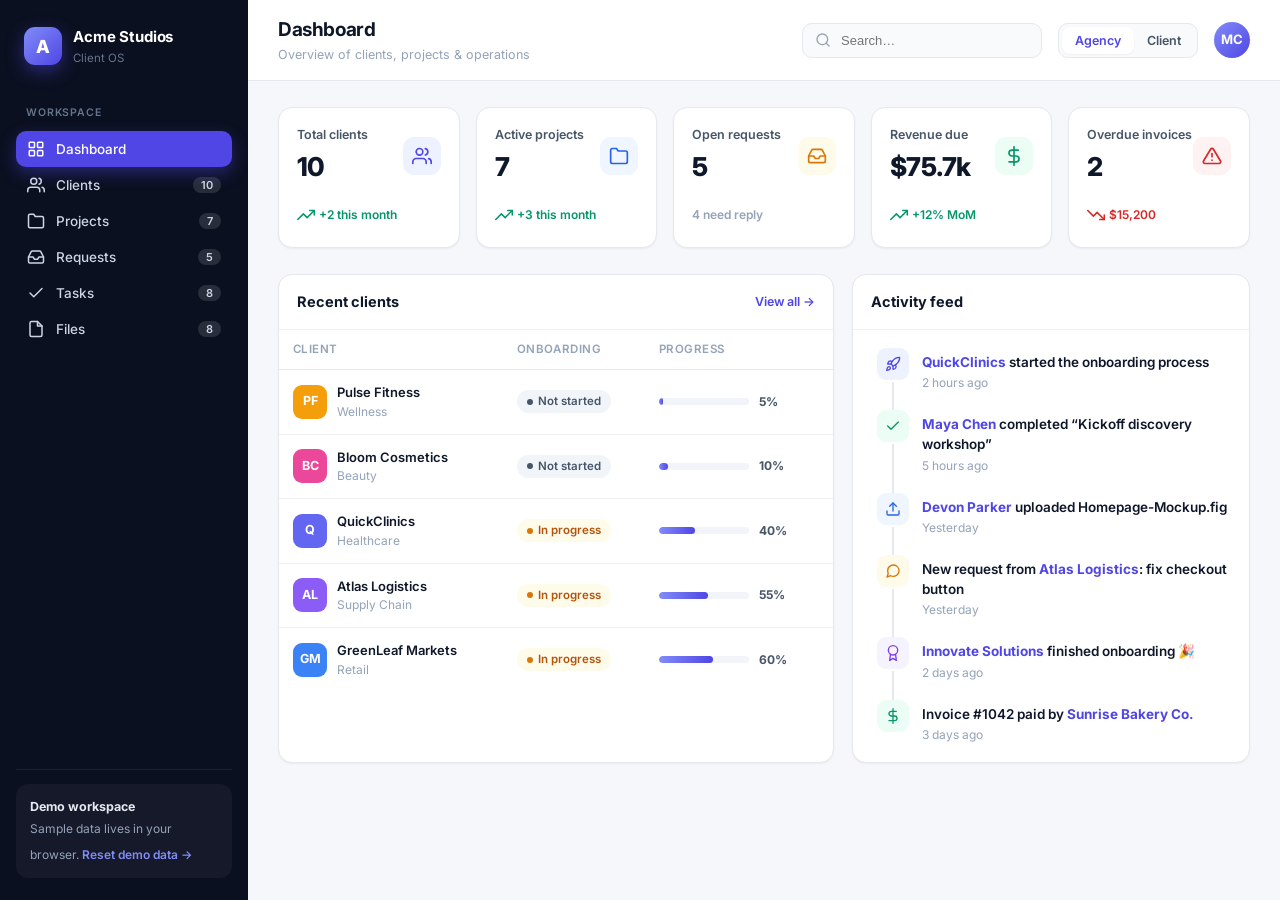
<file: index.html>
<!DOCTYPE html>
<html lang="en">
<head>
  <meta charset="UTF-8">
  <meta name="viewport" content="width=device-width, initial-scale=1.0">
  <title>Acme Studios — Customer Onboarding Dashboard</title>
  <meta name="description" content="A customer onboarding dashboard for a digital agency: manage clients, track projects, monitor onboarding, handle requests, and organize files — all in one place.">
  <link rel="preconnect" href="https://fonts.googleapis.com">
  <link rel="preconnect" href="https://fonts.gstatic.com" crossorigin>
  <link href="https://fonts.googleapis.com/css2?family=Inter:wght@400;500;600;700;800&display=swap" rel="stylesheet">
  <link rel="icon" href="data:image/svg+xml,<svg xmlns='http://www.w3.org/2000/svg' viewBox='0 0 100 100'><rect width='100' height='100' rx='24' fill='%234f46e5'/><text x='50' y='68' font-size='58' font-family='Arial' font-weight='bold' fill='white' text-anchor='middle'>A</text></svg>">
  <link rel="stylesheet" href="assets/css/styles.css">
</head>
<body>
  <div class="app">
    <!-- Sidebar -->
    <aside class="sidebar">
      <div class="brand">
        <div class="brand-logo">A</div>
        <div>
          <div class="brand-name">Acme Studios</div>
          <div class="brand-sub">Client OS</div>
        </div>
      </div>
      <div class="nav-label">Workspace</div>
      <nav id="nav"></nav>
      <div class="sidebar-foot">
        <div class="help-card">
          <b>Demo workspace</b>
          Sample data lives in your browser.
          <a href="javascript:void(0)" onclick="resetDemo()" style="color:var(--brand-400);font-weight:600;display:inline-block;margin-top:8px">Reset demo data →</a>
        </div>
      </div>
    </aside>

    <!-- Main -->
    <div class="main">
      <header class="topbar" id="topbar"></header>
      <main class="content" id="content"></main>
    </div>
  </div>

  <div id="modalRoot"></div>
  <div class="toast-wrap" id="toastWrap"></div>

  <script src="assets/js/icons.js"></script>
  <script src="assets/js/seed.js"></script>
  <script src="assets/js/app.js"></script>
</body>
</html>
</file>
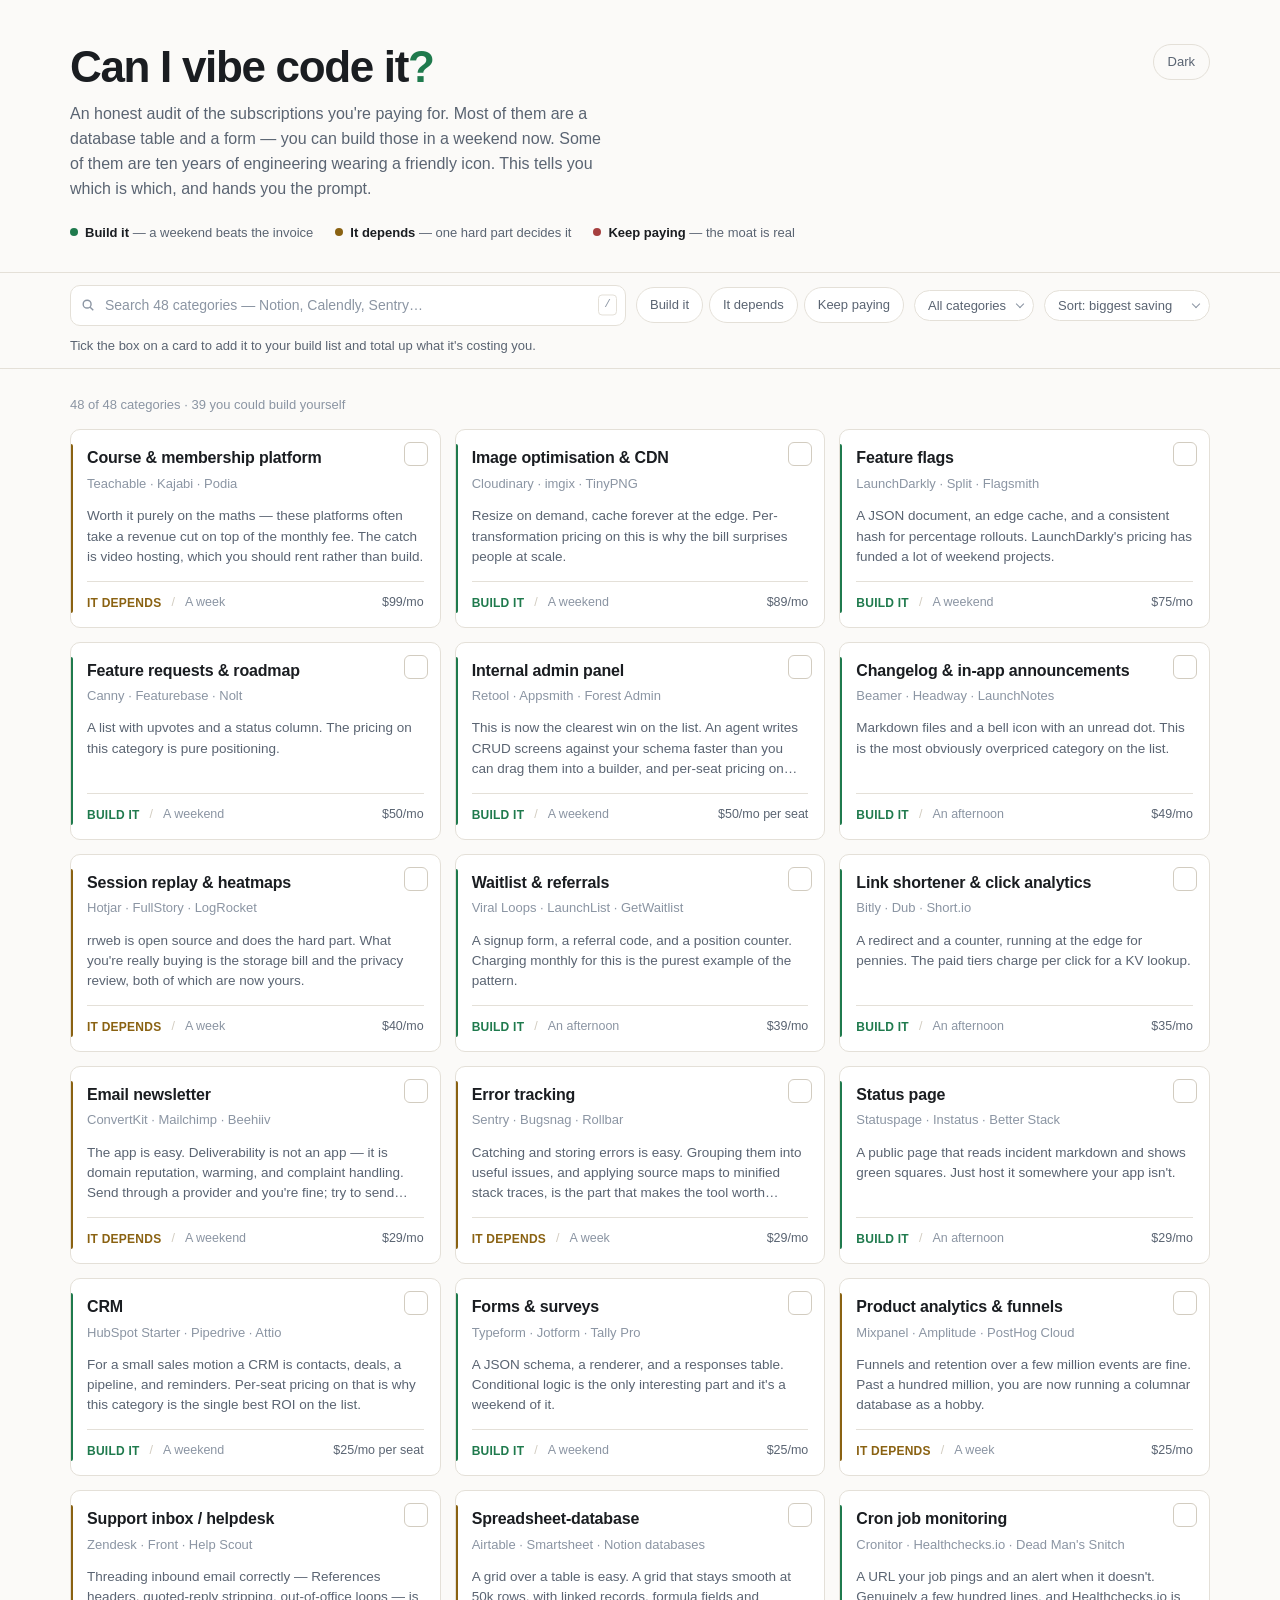
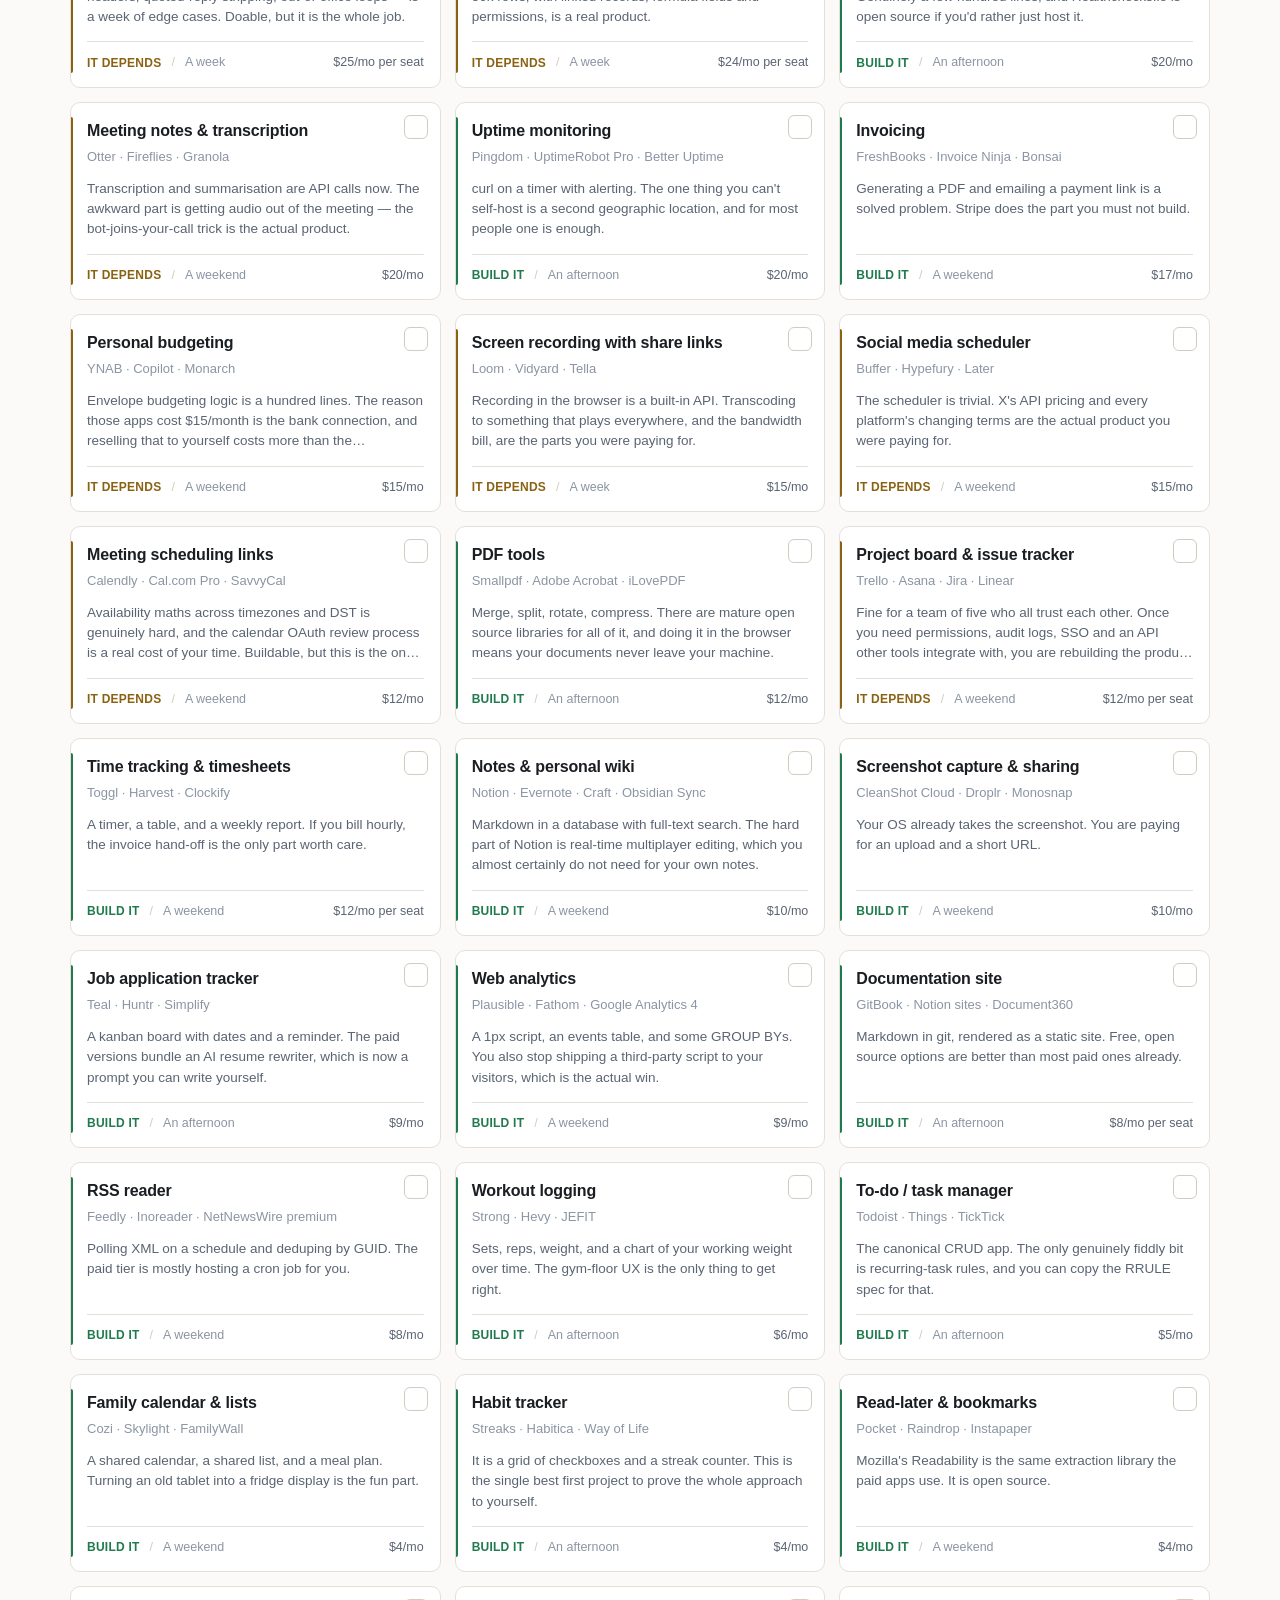
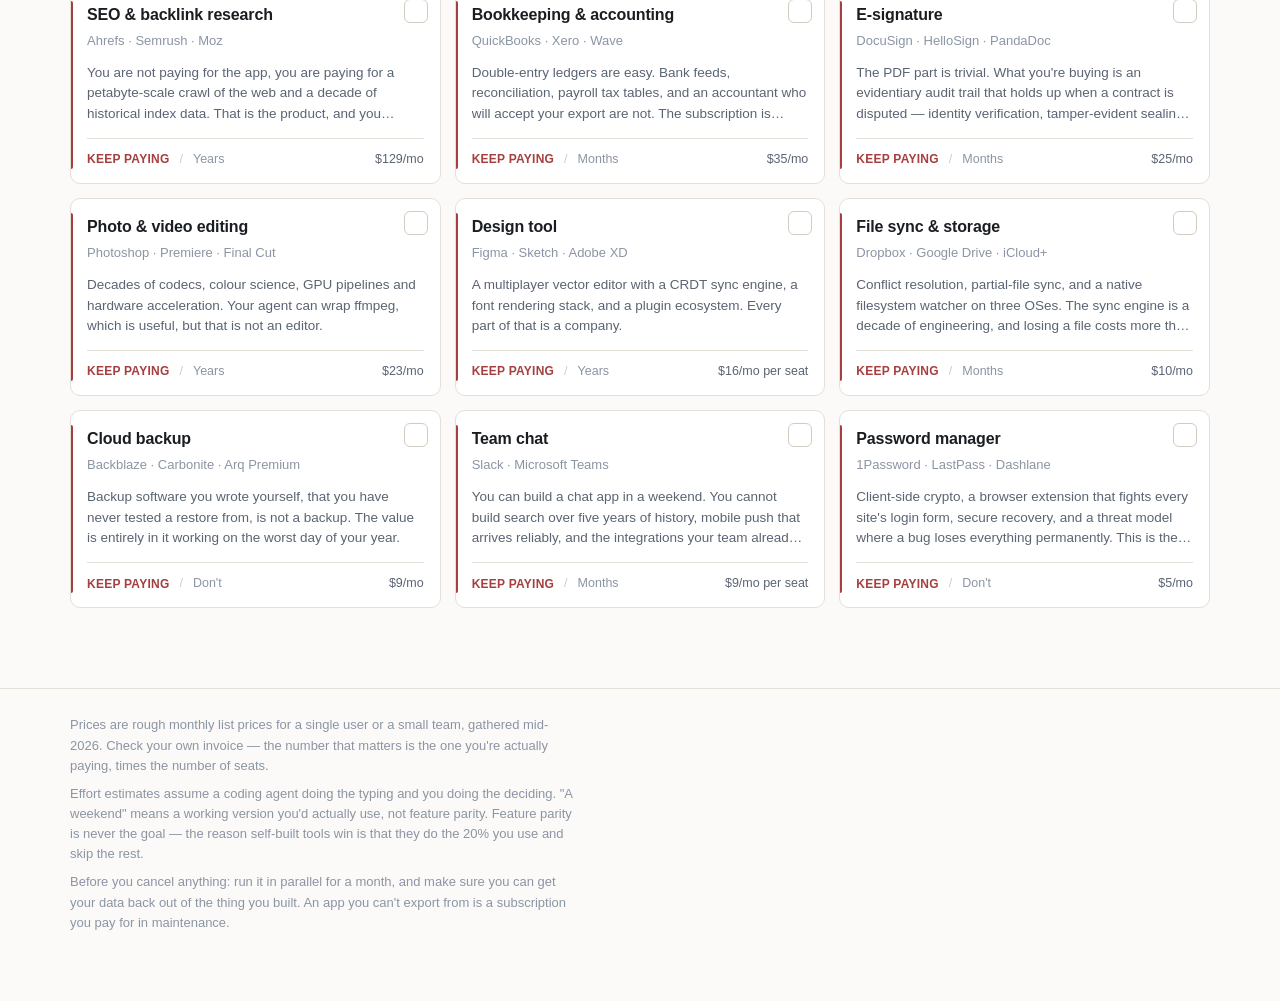
<file: can-i-vibe-code-it/index.html>
<!doctype html>
<html lang="en" data-theme="dark">
<head>
<meta charset="utf-8">
<meta name="viewport" content="width=device-width, initial-scale=1">
<title>Can I Vibe Code It?</title>
<meta name="description" content="An honest list of the software subscriptions you can replace with an app you build yourself in a weekend — and the ones you shouldn't. With the exact prompt for each.">
<meta property="og:title" content="Can I Vibe Code It?">
<meta property="og:description" content="Which subscriptions you can replace with a weekend build, which you can't, and the prompt for each.">
<link rel="stylesheet" href="assets/style.css">
<link rel="icon" href="data:image/svg+xml,<svg xmlns='http://www.w3.org/2000/svg' viewBox='0 0 100 100'><text y='.9em' font-size='90'>🛠️</text></svg>">
</head>
<body>

<header>
  <div class="wrap">
    <div class="head-top">
      <div>
        <h1>Can I vibe code it<span class="q">?</span></h1>
        <p class="tagline">
          An honest audit of the subscriptions you're paying for. Most of them are a database
          table and a form — you can build those in a weekend now. Some of them are ten years of
          engineering wearing a friendly icon. This tells you which is which, and hands you the
          prompt.
        </p>
      </div>
      <button class="theme-toggle" id="theme-toggle" aria-label="Toggle colour theme">Light</button>
    </div>

    <div class="legend">
      <span><span class="dot yes"></span><b>Build it</b> — a weekend beats the invoice</span>
      <span><span class="dot maybe"></span><b>It depends</b> — one hard part decides it</span>
      <span><span class="dot no"></span><b>Keep paying</b> — the moat is real</span>
    </div>
  </div>
</header>

<div class="controls">
  <div class="wrap">
    <div class="controls-row">
      <div class="search">
        <svg width="14" height="14" viewBox="0 0 16 16" fill="none" stroke="currentColor" stroke-width="1.6">
          <circle cx="7" cy="7" r="4.5"/><path d="M10.5 10.5 14 14"/>
        </svg>
        <input id="search" type="search" placeholder="Search 46 categories — Notion, Calendly, Sentry…" autocomplete="off" spellcheck="false">
        <kbd>/</kbd>
      </div>

      <div class="chips" id="verdict-filters">
        <button class="chip yes" data-verdict="yes" aria-pressed="false">Build it</button>
        <button class="chip maybe" data-verdict="maybe" aria-pressed="false">It depends</button>
        <button class="chip no" data-verdict="no" aria-pressed="false">Keep paying</button>
      </div>

      <div class="select-wrap">
        <select class="chip" id="category" aria-label="Filter by category"></select>
      </div>

      <div class="select-wrap">
        <select class="chip" id="sort" aria-label="Sort">
          <option value="savings">Sort: biggest saving</option>
          <option value="effort">Sort: quickest to build</option>
          <option value="name">Sort: A–Z</option>
          <option value="category">Sort: category</option>
        </select>
      </div>
    </div>

    <div class="tally" id="tally"></div>
  </div>
</div>

<main>
  <div class="wrap">
    <p class="count" id="count"></p>
    <div class="grid" id="grid"></div>
  </div>
</main>

<footer>
  <div class="wrap">
    <p>
      Prices are rough monthly list prices for a single user or a small team, gathered mid-2026.
      Check your own invoice — the number that matters is the one you're actually paying, times
      the number of seats.
    </p>
    <p>
      Effort estimates assume a coding agent doing the typing and you doing the deciding. "A
      weekend" means a working version you'd actually use, not feature parity. Feature parity is
      never the goal — the reason self-built tools win is that they do the 20% you use and skip
      the rest.
    </p>
    <p>
      Before you cancel anything: run it in parallel for a month, and make sure you can get your
      data back out of the thing you built. An app you can't export from is a subscription you
      pay for in maintenance.
    </p>
  </div>
</footer>

<dialog id="sheet-dialog" aria-label="Details"><div class="sheet" id="sheet"></div></dialog>

<script src="data/catalog.js"></script>
<script src="assets/app.js"></script>
</body>
</html>
</file>
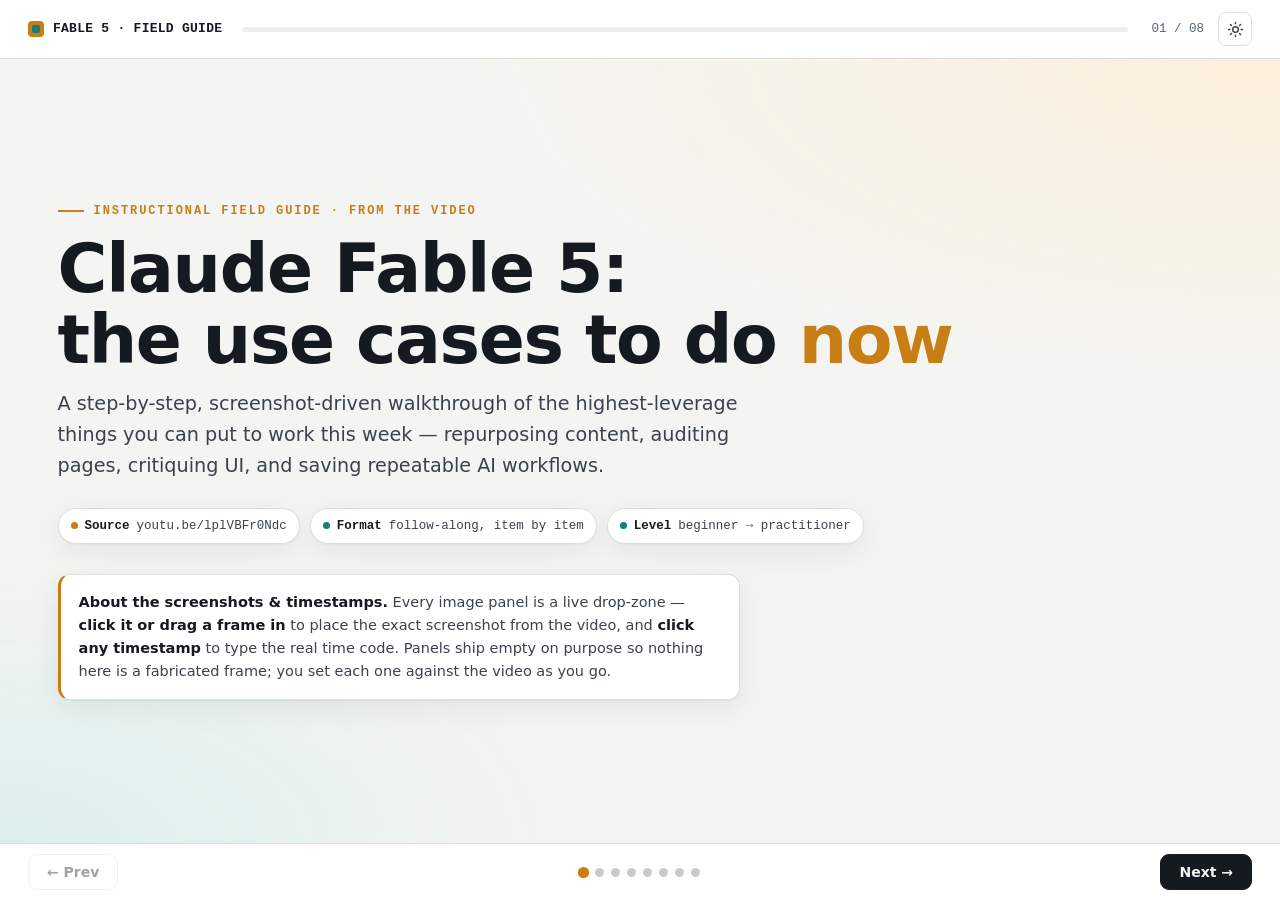
<file: claude-fable-5-presentation/index.html>
<!doctype html>
<html lang="en">
<head>
<meta charset="utf-8" />
<meta name="viewport" content="width=device-width, initial-scale=1" />
<title>Claude Fable 5 — Use Cases You Must Do Now · Instructional Deck</title>
<style>
  /* ============================================================
     DESIGN TOKENS
     Palette: cool-neutral "workbench" ground + amber signal accent
     (urgency / highlight) + teal verify accent (done / positive).
     Identity carrier is the MONO face — a coding-tutorial deck
     literally lives in the terminal, so timestamps, step numbers,
     labels and prompt blocks are all set in mono.
     ============================================================ */
  :root{
    --ground:#F4F5F3;
    --surface:#FFFFFF;
    --surface-2:#EEF0ED;
    --ink:#151A21;
    --ink-soft:#3A424E;
    --muted:#5B6572;
    --hair:#DCDFDA;
    --hair-strong:#C7CCC5;
    --signal:#C77E15;      /* amber — highlights, urgency, "do this" */
    --signal-tint:#FBEFDB;
    --verify:#157F76;      /* teal — verified / positive / step tab */
    --verify-tint:#DBEEEB;
    --shadow:0 1px 2px rgba(20,26,33,.05),0 8px 30px rgba(20,26,33,.07);
    --radius:14px;
    --mono:"SF Mono","JetBrains Mono","Fira Code",ui-monospace,Menlo,Consolas,"Liberation Mono",monospace;
    --sans:system-ui,-apple-system,"Segoe UI","Helvetica Neue",Arial,sans-serif;
  }
  @media (prefers-color-scheme: dark){
    :root{
      --ground:#0E1218;
      --surface:#161C25;
      --surface-2:#1D2530;
      --ink:#E8ECF1;
      --ink-soft:#C2CAD4;
      --muted:#8A96A5;
      --hair:#252E39;
      --hair-strong:#33404E;
      --signal:#E9A94A;
      --signal-tint:#2A2113;
      --verify:#3FB7AC;
      --verify-tint:#122824;
      --shadow:0 1px 2px rgba(0,0,0,.3),0 14px 40px rgba(0,0,0,.4);
    }
  }
  :root[data-theme="light"]{
    --ground:#F4F5F3;--surface:#FFFFFF;--surface-2:#EEF0ED;--ink:#151A21;--ink-soft:#3A424E;
    --muted:#5B6572;--hair:#DCDFDA;--hair-strong:#C7CCC5;--signal:#C77E15;--signal-tint:#FBEFDB;
    --verify:#157F76;--verify-tint:#DBEEEB;--shadow:0 1px 2px rgba(20,26,33,.05),0 8px 30px rgba(20,26,33,.07);
  }
  :root[data-theme="dark"]{
    --ground:#0E1218;--surface:#161C25;--surface-2:#1D2530;--ink:#E8ECF1;--ink-soft:#C2CAD4;
    --muted:#8A96A5;--hair:#252E39;--hair-strong:#33404E;--signal:#E9A94A;--signal-tint:#2A2113;
    --verify:#3FB7AC;--verify-tint:#122824;--shadow:0 1px 2px rgba(0,0,0,.3),0 14px 40px rgba(0,0,0,.4);
  }

  *{box-sizing:border-box}
  html,body{height:100%}
  body{
    margin:0;background:var(--ground);color:var(--ink);
    font-family:var(--sans);line-height:1.6;
    -webkit-font-smoothing:antialiased;text-rendering:optimizeLegibility;
    overflow:hidden;
  }
  @media (prefers-reduced-motion: reduce){*{animation:none!important;transition:none!important}}

  /* ---------- Deck shell ---------- */
  .deck{position:fixed;inset:0;display:flex;flex-direction:column}
  .stage{flex:1;position:relative;overflow:hidden}
  .slide{
    position:absolute;inset:0;padding:clamp(20px,4.5vw,72px);
    display:none;flex-direction:column;
    opacity:0;transform:translateY(10px);
    transition:opacity .38s ease,transform .38s ease;
    overflow-y:auto;
  }
  .slide.active{display:flex;opacity:1;transform:none}
  .slide::-webkit-scrollbar{width:9px}
  .slide::-webkit-scrollbar-thumb{background:var(--hair-strong);border-radius:9px}

  /* ---------- Shared type ---------- */
  .eyebrow{
    font-family:var(--mono);font-size:12px;letter-spacing:.16em;text-transform:uppercase;
    color:var(--signal);font-weight:600;display:flex;align-items:center;gap:10px;
  }
  .eyebrow::before{content:"";width:26px;height:2px;background:var(--signal);display:inline-block}
  h1{font-size:clamp(30px,5.6vw,68px);line-height:1.04;letter-spacing:-.02em;font-weight:800;margin:.2em 0;text-wrap:balance}
  h2{font-size:clamp(24px,3.6vw,44px);line-height:1.08;letter-spacing:-.015em;font-weight:800;margin:0;text-wrap:balance}
  h3{font-size:18px;font-weight:700;margin:0;letter-spacing:-.01em}
  p{margin:0 0 .8em}
  .lead{font-size:clamp(16px,1.5vw,20px);color:var(--ink-soft);max-width:60ch}
  a{color:var(--verify)}

  /* ---------- Title slide ---------- */
  #s-title{justify-content:center;background:
    radial-gradient(120% 80% at 100% 0%,var(--signal-tint) 0%,transparent 55%),
    radial-gradient(90% 70% at 0% 100%,var(--verify-tint) 0%,transparent 50%);
  }
  .title-wrap{max-width:min(1000px,92%)}
  .title-meta{display:flex;flex-wrap:wrap;gap:10px;margin-top:26px}
  .chip{
    font-family:var(--mono);font-size:12.5px;padding:7px 12px;border-radius:999px;
    background:var(--surface);border:1px solid var(--hair);color:var(--ink-soft);
    display:inline-flex;align-items:center;gap:7px;box-shadow:var(--shadow)
  }
  .chip b{color:var(--ink);font-weight:600}
  .dot{width:7px;height:7px;border-radius:50%;background:var(--verify);display:inline-block}
  .dot.amber{background:var(--signal)}

  .notice{
    margin-top:30px;max-width:74ch;padding:16px 18px;border-radius:12px;
    background:var(--surface);border:1px solid var(--hair);border-left:3px solid var(--signal);
    font-size:14.5px;color:var(--ink-soft);box-shadow:var(--shadow)
  }
  .notice b{color:var(--ink)}

  /* ---------- Agenda ---------- */
  .agenda-grid{display:grid;grid-template-columns:repeat(auto-fit,minmax(230px,1fr));gap:16px;margin-top:8px}
  .agenda-card{
    background:var(--surface);border:1px solid var(--hair);border-radius:var(--radius);
    padding:20px;box-shadow:var(--shadow);display:flex;flex-direction:column;gap:8px;position:relative;overflow:hidden
  }
  .agenda-card .num{font-family:var(--mono);font-size:13px;color:var(--signal);font-weight:700}
  .agenda-card .ts{font-family:var(--mono);font-size:12px;color:var(--muted);margin-top:auto}
  .agenda-card p{font-size:14px;color:var(--muted);margin:0}

  /* ---------- Content slide layout ---------- */
  .slide-head{display:flex;align-items:baseline;justify-content:space-between;gap:20px;flex-wrap:wrap;margin-bottom:22px}
  .slide-head .idx{font-family:var(--mono);font-size:13px;color:var(--muted);font-weight:600}
  .cols{display:grid;grid-template-columns:1.05fr 1fr;gap:clamp(20px,3vw,44px);flex:1;min-height:0}
  @media (max-width:900px){.cols{grid-template-columns:1fr}}

  /* steps */
  ol.steps{list-style:none;counter-reset:step;margin:0;padding:0;display:flex;flex-direction:column;gap:14px}
  ol.steps li{position:relative;padding-left:44px;counter-increment:step}
  ol.steps li::before{
    content:counter(step,decimal-leading-zero);position:absolute;left:0;top:-2px;
    font-family:var(--mono);font-size:12px;font-weight:700;color:var(--verify);
    width:30px;height:30px;border-radius:8px;background:var(--verify-tint);
    display:flex;align-items:center;justify-content:center;border:1px solid transparent
  }
  ol.steps li h3{margin-bottom:2px}
  ol.steps li p{font-size:14.5px;color:var(--muted);margin:0}

  .label{font-family:var(--mono);font-size:11px;letter-spacing:.14em;text-transform:uppercase;color:var(--muted);font-weight:600;margin-bottom:8px;display:block}

  /* prompt block */
  .prompt{
    background:var(--surface-2);border:1px solid var(--hair);border-radius:12px;
    font-family:var(--mono);font-size:13px;line-height:1.65;color:var(--ink-soft);
    padding:16px 18px;position:relative;white-space:pre-wrap;word-break:break-word;overflow-x:auto
  }
  .prompt .k{color:var(--signal);font-weight:600}
  .copy-btn{
    position:absolute;top:10px;right:10px;font-family:var(--mono);font-size:11px;
    padding:5px 9px;border-radius:7px;border:1px solid var(--hair-strong);
    background:var(--surface);color:var(--muted);cursor:pointer;transition:all .15s
  }
  .copy-btn:hover{color:var(--ink);border-color:var(--verify);color:var(--verify)}

  .right-col{display:flex;flex-direction:column;gap:16px;min-height:0}

  /* ---------- Screenshot drop-zone ---------- */
  .shot{
    flex:1;min-height:220px;border-radius:var(--radius);overflow:hidden;position:relative;
    background:var(--surface);border:1px solid var(--hair);box-shadow:var(--shadow);display:flex;flex-direction:column
  }
  .shot-bar{
    display:flex;align-items:center;gap:8px;padding:9px 12px;border-bottom:1px solid var(--hair);
    background:var(--surface-2);flex:none
  }
  .traffic{display:flex;gap:6px}
  .traffic i{width:10px;height:10px;border-radius:50%;background:var(--hair-strong);display:block}
  .ts-badge{
    margin-left:auto;font-family:var(--mono);font-size:12px;font-weight:700;color:#fff;background:var(--signal);
    padding:4px 10px;border-radius:999px;display:inline-flex;align-items:center;gap:6px;cursor:text;outline:none
  }
  .ts-badge:focus{box-shadow:0 0 0 3px var(--signal-tint)}
  .ts-badge::before{content:"\25B6";font-size:8px}
  .drop{
    flex:1;position:relative;display:flex;flex-direction:column;align-items:center;justify-content:center;
    text-align:center;gap:10px;padding:22px;cursor:pointer;
    background:
      repeating-linear-gradient(45deg,transparent,transparent 11px,var(--surface-2) 11px,var(--surface-2) 22px);
    transition:background .15s
  }
  .drop.hover{outline:2px dashed var(--verify);outline-offset:-10px}
  .drop .ph{display:flex;flex-direction:column;align-items:center;gap:10px}
  .drop svg{width:34px;height:34px;color:var(--muted);opacity:.8}
  .drop .cap{font-size:13px;color:var(--muted);max-width:34ch}
  .drop .hint{font-family:var(--mono);font-size:11px;color:var(--muted);opacity:.85}
  .drop img{position:absolute;inset:0;width:100%;height:100%;object-fit:contain;background:#0b0d10}
  .drop.filled .ph{display:none}
  .shot-note{font-size:12.5px;color:var(--muted);font-family:var(--mono);padding:2px 2px 0}

  /* callout */
  .callout{
    background:var(--signal-tint);border:1px solid transparent;border-radius:12px;padding:14px 16px;
    font-size:14px;color:var(--ink-soft)
  }
  .callout b{color:var(--ink)}
  :root[data-theme="dark"] .callout,@media (prefers-color-scheme:dark){}

  /* ---------- Closing ---------- */
  #s-end{justify-content:center;background:
    radial-gradient(100% 80% at 0% 0%,var(--verify-tint) 0%,transparent 55%);
  }
  .end-grid{display:grid;grid-template-columns:repeat(auto-fit,minmax(210px,1fr));gap:16px;margin-top:26px;max-width:900px}
  .end-card{background:var(--surface);border:1px solid var(--hair);border-radius:12px;padding:18px;box-shadow:var(--shadow)}
  .end-card h3{margin-bottom:6px}
  .end-card p{font-size:14px;color:var(--muted);margin:0}

  /* ---------- Chrome: top bar + nav ---------- */
  .topbar{
    display:flex;align-items:center;gap:14px;padding:12px clamp(16px,3vw,28px);
    border-bottom:1px solid var(--hair);background:var(--surface);flex:none
  }
  .brand{font-family:var(--mono);font-weight:700;font-size:13px;letter-spacing:.02em;display:flex;align-items:center;gap:9px}
  .brand .sq{width:16px;height:16px;border-radius:4px;background:var(--signal);display:inline-block;position:relative}
  .brand .sq::after{content:"";position:absolute;inset:4px;border-radius:2px;background:var(--verify)}
  .progress{flex:1;height:5px;background:var(--surface-2);border-radius:9px;overflow:hidden;margin:0 6px}
  .progress > i{display:block;height:100%;width:0;background:linear-gradient(90deg,var(--verify),var(--signal));transition:width .4s ease}
  .counter{font-family:var(--mono);font-size:12.5px;color:var(--muted);min-width:56px;text-align:right;font-variant-numeric:tabular-nums}
  .icon-btn{
    width:34px;height:34px;border-radius:8px;border:1px solid var(--hair);background:var(--surface);
    color:var(--ink-soft);cursor:pointer;display:flex;align-items:center;justify-content:center;transition:all .15s
  }
  .icon-btn:hover{border-color:var(--verify);color:var(--verify)}
  .icon-btn svg{width:17px;height:17px}

  .navbar{
    display:flex;align-items:center;justify-content:space-between;gap:12px;
    padding:10px clamp(16px,3vw,28px);border-top:1px solid var(--hair);background:var(--surface);flex:none
  }
  .nav-btn{
    font-family:var(--sans);font-size:14px;font-weight:600;padding:9px 18px;border-radius:9px;
    border:1px solid var(--hair);background:var(--surface);color:var(--ink);cursor:pointer;
    display:inline-flex;align-items:center;gap:8px;transition:all .15s
  }
  .nav-btn:hover{border-color:var(--verify);color:var(--verify)}
  .nav-btn.primary{background:var(--ink);color:var(--ground);border-color:var(--ink)}
  .nav-btn.primary:hover{background:var(--verify);border-color:var(--verify);color:#fff}
  .nav-btn:disabled{opacity:.4;cursor:not-allowed}
  .dots{display:flex;gap:7px;flex-wrap:wrap;justify-content:center}
  .dots button{width:9px;height:9px;border-radius:50%;border:none;background:var(--hair-strong);cursor:pointer;padding:0;transition:all .2s}
  .dots button.on{background:var(--signal);transform:scale(1.25)}

  kbd{font-family:var(--mono);font-size:11px;background:var(--surface-2);border:1px solid var(--hair-strong);
    border-bottom-width:2px;border-radius:5px;padding:1px 6px;color:var(--ink-soft)}

  @media print{
    body{overflow:visible}
    .topbar,.navbar{display:none}
    .slide{position:relative;display:flex!important;opacity:1;transform:none;page-break-after:always;height:100vh}
  }
</style>
</head>
<body>
<div class="deck">

  <!-- ===== TOP BAR ===== -->
  <div class="topbar">
    <span class="brand"><span class="sq"></span>FABLE&nbsp;5 · FIELD GUIDE</span>
    <div class="progress"><i id="bar"></i></div>
    <span class="counter" id="counter">01 / 08</span>
    <button class="icon-btn" id="themeBtn" title="Toggle light / dark" aria-label="Toggle theme">
      <svg viewBox="0 0 24 24" fill="none" stroke="currentColor" stroke-width="2" stroke-linecap="round"><circle cx="12" cy="12" r="4"/><path d="M12 2v2M12 20v2M4.9 4.9l1.4 1.4M17.7 17.7l1.4 1.4M2 12h2M20 12h2M4.9 19.1l1.4-1.4M17.7 6.3l1.4-1.4"/></svg>
    </button>
  </div>

  <!-- ===== STAGE ===== -->
  <div class="stage" id="stage">

    <!-- 1 · TITLE -->
    <section class="slide active" id="s-title">
      <div class="title-wrap">
        <span class="eyebrow">Instructional field guide · from the video</span>
        <h1>Claude&nbsp;Fable&nbsp;5:<br>the use cases to do <span style="color:var(--signal)">now</span></h1>
        <p class="lead">A step-by-step, screenshot-driven walkthrough of the highest-leverage things you can put to work this week — repurposing content, auditing pages, critiquing UI, and saving repeatable AI workflows.</p>
        <div class="title-meta">
          <span class="chip"><span class="dot amber"></span><b>Source</b> youtu.be/lplVBFr0Ndc</span>
          <span class="chip"><span class="dot"></span><b>Format</b> follow-along, item by item</span>
          <span class="chip"><span class="dot"></span><b>Level</b> beginner → practitioner</span>
        </div>
        <div class="notice">
          <b>About the screenshots &amp; timestamps.</b> Every image panel is a live drop-zone —
          <b>click it or drag a frame in</b> to place the exact screenshot from the video, and
          <b>click any timestamp</b> to type the real time code. Panels ship empty on purpose so
          nothing here is a fabricated frame; you set each one against the video as you go.
        </div>
      </div>
    </section>

    <!-- 2 · HOW TO USE + AGENDA -->
    <section class="slide" id="s-agenda">
      <span class="eyebrow">What's inside · 5 use cases</span>
      <h2 style="margin:.25em 0 .1em">Pick one, ship it this week</h2>
      <p class="lead" style="margin-bottom:20px">Each section is self-contained: the steps on the left, a ready-to-paste prompt in the middle, and the matching video frame on the right. Use <kbd>←</kbd> <kbd>→</kbd> to move.</p>
      <div class="agenda-grid">
        <div class="agenda-card"><span class="num">USE CASE 01</span><h3>Content repurposing system</h3><p>One post → a full pack of channel-ready assets in a single pass.</p><span class="ts" data-ts>set ⏱</span></div>
        <div class="agenda-card"><span class="num">USE CASE 02</span><h3>High-ROI SEO &amp; page audit</h3><p>Turn a URL + keyword into prioritized, do-this-first fixes.</p><span class="ts" data-ts>set ⏱</span></div>
        <div class="agenda-card"><span class="num">USE CASE 03</span><h3>Visual &amp; UX critique</h3><p>Drop a screenshot; get clarity, CTA, and messaging fixes ranked.</p><span class="ts" data-ts>set ⏱</span></div>
        <div class="agenda-card"><span class="num">USE CASE 04</span><h3>Reusable AI agent workflow</h3><p>Save a good prompt as a workflow you re-run every week.</p><span class="ts" data-ts>set ⏱</span></div>
        <div class="agenda-card"><span class="num">USE CASE 05</span><h3>Big code work, done right</h3><p>Goal-oriented prompting + effort + verification loops at scale.</p><span class="ts" data-ts>set ⏱</span></div>
      </div>
    </section>

    <!-- 3 · USE CASE 01 -->
    <section class="slide" id="s-uc1">
      <div class="slide-head">
        <div><span class="eyebrow">Use case 01</span><h2>Content repurposing system</h2></div>
        <span class="idx">01 / 05 use cases</span>
      </div>
      <div class="cols">
        <div>
          <span class="label">Follow along — step by step</span>
          <ol class="steps">
            <li><h3>Open a fresh Claude chat</h3><p>Start clean so the model isn't anchored to earlier context.</p></li>
            <li><h3>Give it one strong source</h3><p>Paste a single blog post, transcript, or a clear idea — the raw material to spin out from.</p></li>
            <li><h3>Name every output you want</h3><p>List the exact assets: social post, carousel outline, email, video hook, SEO metadata, FAQ.</p></li>
            <li><h3>Run it in one pass, then refine</h3><p>Let Fable 5 produce the whole pack, then ask for tighter hooks or a different tone on any single asset.</p></li>
          </ol>
          <div class="callout" style="margin-top:18px"><b>Why it lands:</b> Fable 5 is built to take one idea and expand it into a coherent set of assets in a single pass — the win is consistency across channels, not just speed.</div>
        </div>
        <div class="right-col">
          <div>
            <span class="label">Paste-ready prompt</span>
            <div class="prompt"><button class="copy-btn">copy</button><span class="k">Role:</span> You are my content repurposing engine.
<span class="k">Source:</span> """[paste one blog post / idea]"""
<span class="k">Produce, in one pass:</span>
 • 1 LinkedIn post (hook + 3 short paras)
 • a 6-slide carousel outline
 • 1 marketing email (subject + body)
 • 3 short-form video hooks
 • SEO title + meta description
 • 5 FAQ questions with answers
<span class="k">Voice:</span> [brand voice]. Keep claims tied to the source.</div>
          </div>
          <div class="shot" data-shot>
            <div class="shot-bar"><span class="traffic"><i></i><i></i><i></i></span><span class="ts-badge" contenteditable data-ts>00:00</span></div>
            <label class="drop"><span class="ph"><svg viewBox="0 0 24 24" fill="none" stroke="currentColor" stroke-width="1.6"><rect x="3" y="5" width="18" height="14" rx="2"/><circle cx="8.5" cy="10.5" r="1.5"/><path d="m21 16-5-5L5 21"/></svg><span class="cap">The moment the full content pack renders in the chat</span><span class="hint">click or drag a frame in</span></span><input type="file" accept="image/*" hidden></label>
          </div>
          <span class="shot-note">↳ capture: the generated asset list on screen</span>
        </div>
      </div>
    </section>

    <!-- 4 · USE CASE 02 -->
    <section class="slide" id="s-uc2">
      <div class="slide-head">
        <div><span class="eyebrow">Use case 02</span><h2>High-ROI SEO &amp; page audit</h2></div>
        <span class="idx">02 / 05 use cases</span>
      </div>
      <div class="cols">
        <div>
          <span class="label">Follow along — step by step</span>
          <ol class="steps">
            <li><h3>Provide the page + target keyword</h3><p>Give the URL (or paste the page copy) and the one keyword you want it to rank for.</p></li>
            <li><h3>Ask for search intent first</h3><p>Have Fable 5 state what a searcher actually wants before proposing any changes.</p></li>
            <li><h3>Request a prioritized fix list</h3><p>Titles, meta description, H1/H2 structure, internal links, and weak sections to rewrite — ranked by impact.</p></li>
            <li><h3>Apply top fixes, then re-audit</h3><p>Make the highest-impact changes and run the same prompt again to confirm they hold.</p></li>
          </ol>
          <div class="callout" style="margin-top:18px"><b>Why it lands:</b> An SEO audit is one of the highest-ROI recurring tasks — clear inputs (URL + keyword) turn into concrete, do-this-first edits you can bill or ship.</div>
        </div>
        <div class="right-col">
          <div>
            <span class="label">Paste-ready prompt</span>
            <div class="prompt"><button class="copy-btn">copy</button><span class="k">Role:</span> Senior SEO auditor.
<span class="k">Page:</span> [URL or pasted copy]
<span class="k">Target keyword:</span> [keyword]
<span class="k">Return, in priority order:</span>
 1. Search intent behind the keyword
 2. Top 5 fixes, highest impact first
 3. 3 title options + 1 meta description
 4. Suggested H1 / H2 outline
 5. Internal-link opportunities
 6. The single weakest section, rewritten</div>
          </div>
          <div class="shot" data-shot>
            <div class="shot-bar"><span class="traffic"><i></i><i></i><i></i></span><span class="ts-badge" contenteditable data-ts>00:00</span></div>
            <label class="drop"><span class="ph"><svg viewBox="0 0 24 24" fill="none" stroke="currentColor" stroke-width="1.6"><rect x="3" y="5" width="18" height="14" rx="2"/><circle cx="8.5" cy="10.5" r="1.5"/><path d="m21 16-5-5L5 21"/></svg><span class="cap">The prioritized audit output with ranked fixes</span><span class="hint">click or drag a frame in</span></span><input type="file" accept="image/*" hidden></label>
          </div>
          <span class="shot-note">↳ capture: the ranked fix list / intent summary</span>
        </div>
      </div>
    </section>

    <!-- 5 · USE CASE 03 -->
    <section class="slide" id="s-uc3">
      <div class="slide-head">
        <div><span class="eyebrow">Use case 03</span><h2>Visual &amp; UX critique</h2></div>
        <span class="idx">03 / 05 use cases</span>
      </div>
      <div class="cols">
        <div>
          <span class="label">Follow along — step by step</span>
          <ol class="steps">
            <li><h3>Screenshot the surface</h3><p>Grab the homepage, landing page, dashboard, or carousel you want reviewed.</p></li>
            <li><h3>Attach it and set the goal</h3><p>Tell Fable 5 what the page is meant to do — sign-ups, purchases, clarity of message.</p></li>
            <li><h3>Ask for a ranked critique</h3><p>Clarity, messaging, CTA placement, and what's confusing — each returned as a prioritized change.</p></li>
            <li><h3>Iterate on the redesign</h3><p>Request a revised layout or copy for the top issue, then compare against the original.</p></li>
          </ol>
          <div class="callout" style="margin-top:18px"><b>Why it lands:</b> Fable 5's visual analysis reads a screenshot the way a reviewer would — turning a vague "something feels off" into a specific, ordered punch-list.</div>
        </div>
        <div class="right-col">
          <div>
            <span class="label">Paste-ready prompt</span>
            <div class="prompt"><button class="copy-btn">copy</button><span class="k">Attach:</span> [screenshot of the page]
<span class="k">Role:</span> Conversion-focused UX reviewer.
<span class="k">Goal of this page:</span> [e.g. free-trial sign-ups]
<span class="k">Critique &amp; rank by impact:</span>
 • Message clarity in the first screen
 • CTA visibility &amp; placement
 • Anything confusing or high-friction
 • 3 concrete changes, most important first</div>
          </div>
          <div class="shot" data-shot>
            <div class="shot-bar"><span class="traffic"><i></i><i></i><i></i></span><span class="ts-badge" contenteditable data-ts>00:00</span></div>
            <label class="drop"><span class="ph"><svg viewBox="0 0 24 24" fill="none" stroke="currentColor" stroke-width="1.6"><rect x="3" y="5" width="18" height="14" rx="2"/><circle cx="8.5" cy="10.5" r="1.5"/><path d="m21 16-5-5L5 21"/></svg><span class="cap">The screenshot attached + the ranked critique reply</span><span class="hint">click or drag a frame in</span></span><input type="file" accept="image/*" hidden></label>
          </div>
          <span class="shot-note">↳ capture: attached image + prioritized feedback</span>
        </div>
      </div>
    </section>

    <!-- 6 · USE CASE 04 -->
    <section class="slide" id="s-uc4">
      <div class="slide-head">
        <div><span class="eyebrow">Use case 04</span><h2>Reusable AI agent workflow</h2></div>
        <span class="idx">04 / 05 use cases</span>
      </div>
      <div class="cols">
        <div>
          <span class="label">Follow along — step by step</span>
          <ol class="steps">
            <li><h3>Pick a weekly-repeat task</h3><p>Something you already do every week: page audit, blog repurpose, or a business brief.</p></li>
            <li><h3>Write it as a full spec</h3><p>Give Fable 5 a role, real context, clear steps, and a defined output format.</p></li>
            <li><h3>Test, then lock the prompt</h3><p>Run it, tighten wording until the output is reliable, then save it as your reusable workflow.</p></li>
            <li><h3>Re-run with fresh inputs</h3><p>Next week, swap only the inputs — the saved prompt does the rest, consistently.</p></li>
          </ol>
          <div class="callout" style="margin-top:18px"><b>Why it lands:</b> Fable 5 rewards goal-oriented prompts you keep — turning a one-off chat into an asset you reuse is where the real time savings compound.</div>
        </div>
        <div class="right-col">
          <div>
            <span class="label">Reusable workflow skeleton</span>
            <div class="prompt"><button class="copy-btn">copy</button><span class="k">Role:</span> [who the model should act as]
<span class="k">Context:</span> [standing facts about my business]
<span class="k">Input:</span> [the one thing that changes each run]
<span class="k">Steps:</span>
 1. [first thing to do]
 2. [second thing to do]
 3. [verify against the goal]
<span class="k">Output:</span> [exact format — headings, length, tone]
<span class="k">Save as:</span> "[workflow name]" — reuse weekly.</div>
          </div>
          <div class="shot" data-shot>
            <div class="shot-bar"><span class="traffic"><i></i><i></i><i></i></span><span class="ts-badge" contenteditable data-ts>00:00</span></div>
            <label class="drop"><span class="ph"><svg viewBox="0 0 24 24" fill="none" stroke="currentColor" stroke-width="1.6"><rect x="3" y="5" width="18" height="14" rx="2"/><circle cx="8.5" cy="10.5" r="1.5"/><path d="m21 16-5-5L5 21"/></svg><span class="cap">Saving / naming the prompt as a reusable workflow</span><span class="hint">click or drag a frame in</span></span><input type="file" accept="image/*" hidden></label>
          </div>
          <span class="shot-note">↳ capture: the saved-workflow / project screen</span>
        </div>
      </div>
    </section>

    <!-- 7 · USE CASE 05 -->
    <section class="slide" id="s-uc5">
      <div class="slide-head">
        <div><span class="eyebrow">Use case 05</span><h2>Big code work, done right</h2></div>
        <span class="idx">05 / 05 use cases</span>
      </div>
      <div class="cols">
        <div>
          <span class="label">Follow along — step by step</span>
          <ol class="steps">
            <li><h3>State the goal, not the keystrokes</h3><p>Describe the outcome you want and the constraints — let Fable 5 plan the path.</p></li>
            <li><h3>Turn effort up for hard work</h3><p>For migrations or refactors, raise the effort/thinking setting so it reasons more deeply.</p></li>
            <li><h3>Ask for a verification loop</h3><p>Have it check its own work — run tests, re-read the diff, confirm nothing broke — before you accept.</p></li>
            <li><h3>Review the diff, then ship</h3><p>Read the changes, spot-check, and merge. Scale up only once a small slice is proven.</p></li>
          </ol>
          <div class="callout" style="margin-top:18px"><b>Proof point:</b> a codebase-wide migration across ~50M lines of Ruby that a team would take months to do by hand was reported finished in about a day — the pattern is goal + effort + verification, not micro-instructions.</div>
        </div>
        <div class="right-col">
          <div>
            <span class="label">Goal-oriented prompt shape</span>
            <div class="prompt"><button class="copy-btn">copy</button><span class="k">Goal:</span> [the outcome, e.g. migrate X → Y across the repo]
<span class="k">Constraints:</span> [keep tests green, no API changes]
<span class="k">Effort:</span> high — reason before editing.
<span class="k">Loop:</span>
 1. Plan the change and list affected files
 2. Make edits in small, reviewable steps
 3. Run tests + re-read the diff
 4. Report what changed and what to verify</div>
          </div>
          <div class="shot" data-shot>
            <div class="shot-bar"><span class="traffic"><i></i><i></i><i></i></span><span class="ts-badge" contenteditable data-ts>00:00</span></div>
            <label class="drop"><span class="ph"><svg viewBox="0 0 24 24" fill="none" stroke="currentColor" stroke-width="1.6"><rect x="3" y="5" width="18" height="14" rx="2"/><circle cx="8.5" cy="10.5" r="1.5"/><path d="m21 16-5-5L5 21"/></svg><span class="cap">The plan / diff / passing verification on screen</span><span class="hint">click or drag a frame in</span></span><input type="file" accept="image/*" hidden></label>
          </div>
          <span class="shot-note">↳ capture: the diff or green test run</span>
        </div>
      </div>
    </section>

    <!-- 8 · CLOSING -->
    <section class="slide" id="s-end">
      <span class="eyebrow">Recap · your move</span>
      <h2 style="max-width:16ch">Do one of these before the week is out</h2>
      <p class="lead" style="margin-top:14px">The through-line across every use case: give Fable 5 a clear goal, real context, and a way to check its own work — then save what works so you never rebuild it.</p>
      <div class="end-grid">
        <div class="end-card"><h3>Start small</h3><p>Pick the single use case closest to what you already do weekly.</p></div>
        <div class="end-card"><h3>Write the spec</h3><p>Role · context · steps · output. Reuse the skeletons in this deck.</p></div>
        <div class="end-card"><h3>Save the win</h3><p>Turn the prompt that worked into a workflow you re-run.</p></div>
      </div>
      <div class="notice" style="margin-top:28px"><b>To finish this deck:</b> drop the real video frame into each panel and type the timestamp on its badge. Everything else — steps, prompts, structure — is ready to present.</div>
    </section>

  </div>

  <!-- ===== NAV ===== -->
  <div class="navbar">
    <button class="nav-btn" id="prev">← Prev</button>
    <div class="dots" id="dots"></div>
    <button class="nav-btn primary" id="next">Next →</button>
  </div>
</div>

<script>
(function(){
  var slides=[].slice.call(document.querySelectorAll('.slide'));
  var i=0, N=slides.length;
  var bar=document.getElementById('bar'),counter=document.getElementById('counter');
  var dotsWrap=document.getElementById('dots');
  var prev=document.getElementById('prev'),next=document.getElementById('next');

  // dots
  slides.forEach(function(_,k){
    var b=document.createElement('button');b.setAttribute('aria-label','Go to slide '+(k+1));
    b.addEventListener('click',function(){go(k)});dotsWrap.appendChild(b);
  });
  var dots=[].slice.call(dotsWrap.children);
  var pad=function(n){return (n<10?'0':'')+n;};

  function go(n){
    n=Math.max(0,Math.min(N-1,n));
    slides[i].classList.remove('active');
    i=n;
    slides[i].classList.add('active');
    slides[i].scrollTop=0;
    bar.style.width=((i)/(N-1)*100)+'%';
    counter.textContent=pad(i+1)+' / '+pad(N);
    dots.forEach(function(d,k){d.classList.toggle('on',k===i)});
    prev.disabled=(i===0); next.disabled=(i===N-1);
  }
  prev.addEventListener('click',function(){go(i-1)});
  next.addEventListener('click',function(){go(i+1)});
  document.addEventListener('keydown',function(e){
    if(e.target.isContentEditable)return;
    if(e.key==='ArrowRight'||e.key==='PageDown'){go(i+1)}
    else if(e.key==='ArrowLeft'||e.key==='PageUp'){go(i-1)}
    else if(e.key==='Home'){go(0)}
    else if(e.key==='End'){go(N-1)}
  });

  // theme toggle
  var root=document.documentElement, tb=document.getElementById('themeBtn');
  tb.addEventListener('click',function(){
    var cur=root.getAttribute('data-theme');
    if(!cur){cur=matchMedia('(prefers-color-scheme: dark)').matches?'dark':'light';}
    root.setAttribute('data-theme',cur==='dark'?'light':'dark');
  });

  // copy buttons
  [].forEach.call(document.querySelectorAll('.copy-btn'),function(btn){
    btn.addEventListener('click',function(e){
      e.preventDefault();
      var block=btn.parentNode.cloneNode(true);
      var b=block.querySelector('.copy-btn'); if(b)b.remove();
      var txt=block.textContent.trim();
      navigator.clipboard&&navigator.clipboard.writeText(txt).then(function(){
        var old=btn.textContent;btn.textContent='copied ✓';
        setTimeout(function(){btn.textContent=old},1400);
      });
    });
  });

  // screenshot drop-zones: click-to-pick + drag/drop, all local (no upload)
  [].forEach.call(document.querySelectorAll('.shot'),function(shot){
    var drop=shot.querySelector('.drop'), input=shot.querySelector('input[type=file]');
    function load(file){
      if(!file||!/^image\//.test(file.type))return;
      var r=new FileReader();
      r.onload=function(ev){
        var img=drop.querySelector('img')||document.createElement('img');
        img.src=ev.target.result; img.alt='Captured video frame';
        if(!img.parentNode)drop.appendChild(img);
        drop.classList.add('filled');
      };
      r.readAsDataURL(file);
    }
    input.addEventListener('change',function(){load(input.files[0])});
    ['dragenter','dragover'].forEach(function(ev){drop.addEventListener(ev,function(e){e.preventDefault();drop.classList.add('hover')})});
    ['dragleave','drop'].forEach(function(ev){drop.addEventListener(ev,function(e){e.preventDefault();drop.classList.remove('hover')})});
    drop.addEventListener('drop',function(e){if(e.dataTransfer&&e.dataTransfer.files[0])load(e.dataTransfer.files[0])});
  });

  // timestamp badges: keep them tidy on blur
  [].forEach.call(document.querySelectorAll('[data-ts]'),function(el){
    el.addEventListener('keydown',function(e){if(e.key==='Enter'){e.preventDefault();el.blur();}});
  });

  go(0);
})();
</script>
</body>
</html>
</file>
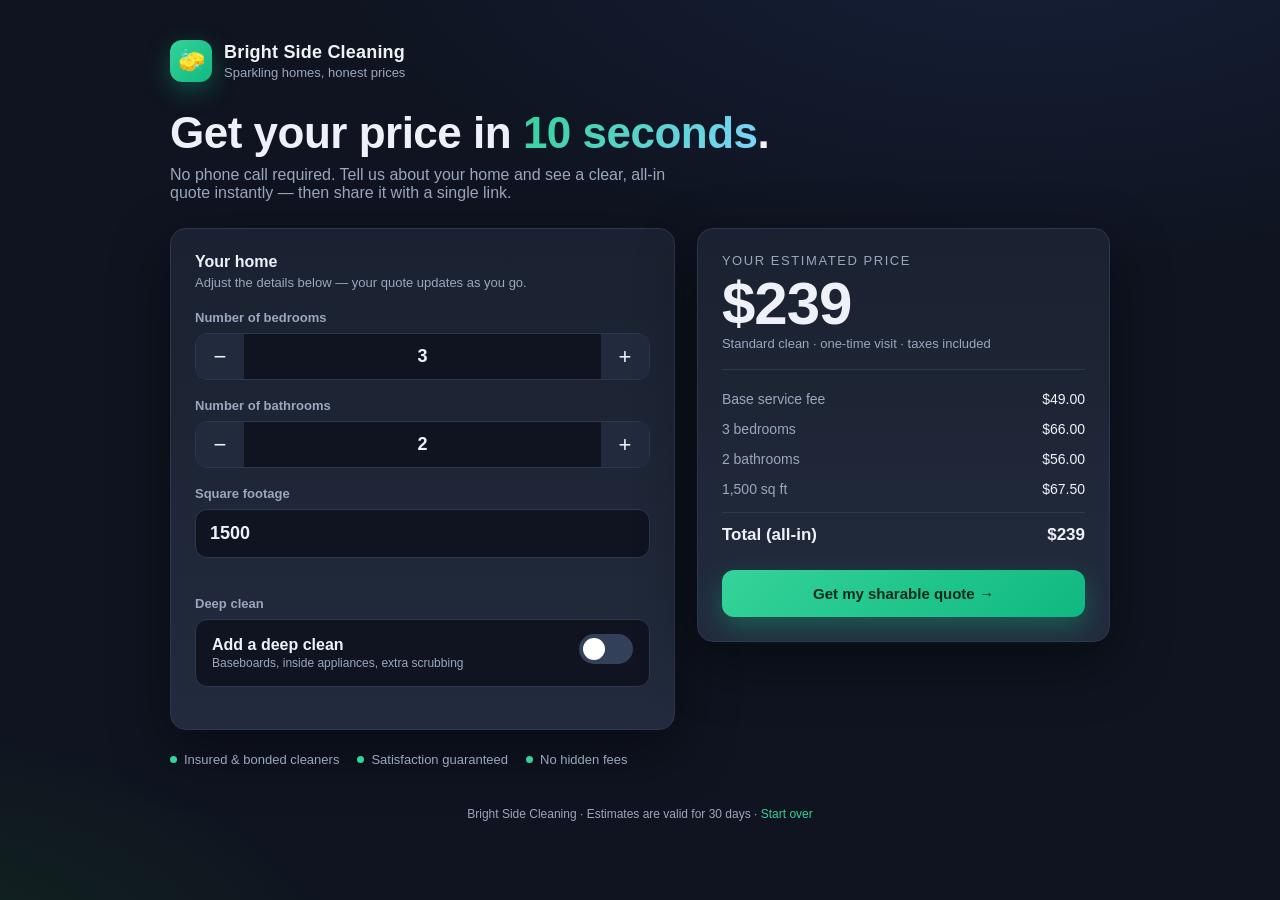
<file: instant-quote-tool/index.html>
<!DOCTYPE html>
<html lang="en">
<head>
<meta charset="utf-8">
<meta name="viewport" content="width=device-width, initial-scale=1">
<title>Bright Side Cleaning — Get Your Price in 10 Seconds</title>
<style>
  :root {
    --bg: #0f1420;
    --panel: #1a2130;
    --panel-2: #222b3d;
    --line: #2c384f;
    --text: #eef2f8;
    --muted: #9aa7bd;
    --accent: #34d399;
    --accent-2: #10b981;
    --accent-ink: #06281d;
    --danger: #f87171;
    --radius: 16px;
    --shadow: 0 20px 60px rgba(0,0,0,.45);
  }
  * { box-sizing: border-box; }
  html, body { margin: 0; padding: 0; }
  body {
    font-family: -apple-system, BlinkMacSystemFont, "Segoe UI", Roboto, Helvetica, Arial, sans-serif;
    background: radial-gradient(1200px 600px at 80% -10%, #16203a 0%, transparent 60%),
                radial-gradient(900px 500px at -10% 110%, #12281f 0%, transparent 55%),
                var(--bg);
    color: var(--text);
    min-height: 100vh;
    -webkit-font-smoothing: antialiased;
  }
  .wrap {
    max-width: 980px;
    margin: 0 auto;
    padding: 40px 20px 64px;
  }
  header.brand {
    display: flex;
    align-items: center;
    gap: 12px;
    margin-bottom: 28px;
  }
  .logo {
    width: 42px; height: 42px;
    border-radius: 12px;
    background: linear-gradient(135deg, var(--accent), var(--accent-2));
    display: grid; place-items: center;
    font-size: 22px;
    box-shadow: 0 8px 24px rgba(16,185,129,.35);
  }
  .brand h1 { font-size: 18px; margin: 0; letter-spacing: .2px; }
  .brand p { margin: 2px 0 0; color: var(--muted); font-size: 13px; }

  .hero { margin-bottom: 26px; }
  .hero h2 {
    font-size: clamp(28px, 5vw, 44px);
    line-height: 1.05;
    margin: 0 0 10px;
    letter-spacing: -.5px;
  }
  .hero h2 .grad {
    background: linear-gradient(120deg, var(--accent), #7dd3fc);
    -webkit-background-clip: text; background-clip: text; color: transparent;
  }
  .hero p { color: var(--muted); font-size: 16px; margin: 0; max-width: 60ch; }

  .grid {
    display: grid;
    grid-template-columns: 1.1fr .9fr;
    gap: 22px;
    align-items: start;
  }
  @media (max-width: 780px) { .grid { grid-template-columns: 1fr; } }

  .card {
    background: linear-gradient(180deg, var(--panel), var(--panel-2));
    border: 1px solid var(--line);
    border-radius: var(--radius);
    padding: 24px;
    box-shadow: var(--shadow);
  }
  .card h3 { margin: 0 0 4px; font-size: 16px; }
  .card .sub { color: var(--muted); font-size: 13px; margin: 0 0 20px; }

  .field { margin-bottom: 18px; }
  .field label { display: block; font-size: 13px; color: var(--muted); margin-bottom: 8px; font-weight: 600; }
  .stepper {
    display: flex; align-items: stretch; gap: 0;
    border: 1px solid var(--line); border-radius: 12px; overflow: hidden;
    background: var(--bg);
  }
  .stepper button {
    width: 48px; border: 0; background: var(--panel-2); color: var(--text);
    font-size: 22px; cursor: pointer; transition: background .15s;
  }
  .stepper button:hover { background: #2e3a52; }
  .stepper button:active { background: var(--accent-2); color: var(--accent-ink); }
  .stepper input {
    flex: 1; border: 0; background: transparent; color: var(--text);
    text-align: center; font-size: 18px; font-weight: 700; -moz-appearance: textfield;
    padding: 12px 0;
  }
  .stepper input::-webkit-outer-spin-button,
  .stepper input::-webkit-inner-spin-button { -webkit-appearance: none; margin: 0; }

  .num-input {
    width: 100%; border: 1px solid var(--line); border-radius: 12px; background: var(--bg);
    color: var(--text); font-size: 18px; font-weight: 700; padding: 13px 14px;
  }
  .num-input:focus { outline: 2px solid var(--accent); outline-offset: 1px; }

  .toggle {
    display: flex; align-items: center; justify-content: space-between;
    border: 1px solid var(--line); border-radius: 12px; background: var(--bg);
    padding: 14px 16px;
  }
  .toggle .tlabel { font-weight: 700; }
  .toggle .thint { color: var(--muted); font-size: 12px; margin-top: 2px; }
  .switch { position: relative; width: 54px; height: 30px; flex: none; }
  .switch input { opacity: 0; width: 0; height: 0; }
  .slider {
    position: absolute; inset: 0; cursor: pointer;
    background: #33405a; border-radius: 999px; transition: .2s;
  }
  .slider:before {
    content: ""; position: absolute; height: 22px; width: 22px; left: 4px; top: 4px;
    background: #fff; border-radius: 50%; transition: .2s;
  }
  .switch input:checked + .slider { background: var(--accent-2); }
  .switch input:checked + .slider:before { transform: translateX(24px); }

  .helper { color: var(--muted); font-size: 12px; margin-top: 6px; }
  .error { color: var(--danger); font-size: 12px; margin-top: 6px; min-height: 14px; }

  /* Price panel */
  .price-card { position: sticky; top: 20px; }
  .price-label { color: var(--muted); font-size: 13px; text-transform: uppercase; letter-spacing: .12em; }
  .price {
    font-size: clamp(40px, 8vw, 60px); font-weight: 800; letter-spacing: -1px;
    margin: 6px 0 2px; line-height: 1;
  }
  .price small { font-size: 18px; color: var(--muted); font-weight: 600; }
  .price-note { color: var(--muted); font-size: 13px; margin: 0 0 18px; }

  .breakdown { border-top: 1px solid var(--line); padding-top: 14px; margin-top: 6px; }
  .line { display: flex; justify-content: space-between; padding: 7px 0; font-size: 14px; }
  .line span:first-child { color: var(--muted); }
  .line.total { border-top: 1px solid var(--line); margin-top: 8px; padding-top: 12px; font-weight: 800; font-size: 17px; }
  .line.total span:first-child { color: var(--text); }

  .btn {
    display: inline-flex; align-items: center; justify-content: center; gap: 8px;
    width: 100%; margin-top: 18px; padding: 15px 18px; border: 0; cursor: pointer;
    border-radius: 12px; font-size: 15px; font-weight: 800;
    background: linear-gradient(135deg, var(--accent), var(--accent-2)); color: var(--accent-ink);
    transition: transform .08s, box-shadow .2s;
    box-shadow: 0 10px 26px rgba(16,185,129,.35);
  }
  .btn:hover { transform: translateY(-1px); }
  .btn:active { transform: translateY(0); }
  .btn.secondary {
    background: var(--panel-2); color: var(--text); box-shadow: none; border: 1px solid var(--line);
    margin-top: 10px;
  }

  .trust { display: flex; gap: 18px; flex-wrap: wrap; margin-top: 22px; color: var(--muted); font-size: 13px; }
  .trust div { display: flex; align-items: center; gap: 7px; }
  .dot { width: 7px; height: 7px; border-radius: 50%; background: var(--accent); }

  /* Summary / share page */
  .summary { display: none; }
  .summary.active { display: block; }
  .app.hidden { display: none; }
  .summary-card { max-width: 620px; margin: 0 auto; }
  .stamp {
    display: inline-flex; align-items: center; gap: 8px; background: rgba(52,211,153,.12);
    color: var(--accent); border: 1px solid rgba(52,211,153,.35); padding: 6px 12px;
    border-radius: 999px; font-size: 12px; font-weight: 700; margin-bottom: 16px;
  }
  .summary h2 { margin: 0 0 4px; font-size: 26px; }
  .summary .quote-big { font-size: 52px; font-weight: 800; margin: 14px 0 2px; letter-spacing: -1px; }
  .meta { display: grid; grid-template-columns: 1fr 1fr; gap: 12px; margin: 22px 0; }
  .meta .m { background: var(--bg); border: 1px solid var(--line); border-radius: 12px; padding: 14px; }
  .meta .m .k { color: var(--muted); font-size: 12px; }
  .meta .m .v { font-weight: 800; font-size: 18px; margin-top: 3px; }
  .qid { color: var(--muted); font-size: 12px; margin-top: 8px; font-family: ui-monospace, Menlo, monospace; }
  .copied { color: var(--accent); font-size: 13px; text-align: center; min-height: 18px; margin-top: 8px; }
  footer { text-align: center; color: var(--muted); font-size: 12px; margin-top: 40px; }
  a.link { color: var(--accent); text-decoration: none; }
</style>
</head>
<body>
<div class="wrap">
  <header class="brand">
    <div class="logo" aria-hidden="true">🧽</div>
    <div>
      <h1>Bright Side Cleaning</h1>
      <p>Sparkling homes, honest prices</p>
    </div>
  </header>

  <!-- QUOTE APP -->
  <section class="app" id="app">
    <div class="hero">
      <h2>Get your price in <span class="grad">10 seconds</span>.</h2>
      <p>No phone call required. Tell us about your home and see a clear, all-in quote instantly — then share it with a single link.</p>
    </div>

    <div class="grid">
      <div class="card">
        <h3>Your home</h3>
        <p class="sub">Adjust the details below — your quote updates as you go.</p>

        <div class="field">
          <label for="bedrooms">Number of bedrooms</label>
          <div class="stepper">
            <button type="button" aria-label="Decrease bedrooms" data-step="bedrooms" data-dir="-1">−</button>
            <input id="bedrooms" type="number" min="0" max="12" step="1" value="3" inputmode="numeric" aria-label="Number of bedrooms">
            <button type="button" aria-label="Increase bedrooms" data-step="bedrooms" data-dir="1">+</button>
          </div>
        </div>

        <div class="field">
          <label for="bathrooms">Number of bathrooms</label>
          <div class="stepper">
            <button type="button" aria-label="Decrease bathrooms" data-step="bathrooms" data-dir="-1">−</button>
            <input id="bathrooms" type="number" min="0" max="12" step="1" value="2" inputmode="numeric" aria-label="Number of bathrooms">
            <button type="button" aria-label="Increase bathrooms" data-step="bathrooms" data-dir="1">+</button>
          </div>
        </div>

        <div class="field">
          <label for="sqft">Square footage</label>
          <input id="sqft" class="num-input" type="number" min="100" max="20000" step="50" value="1500" inputmode="numeric" aria-label="Square footage">
          <div class="error" id="sqftError" role="alert"></div>
        </div>

        <div class="field">
          <label>Deep clean</label>
          <div class="toggle">
            <div>
              <div class="tlabel">Add a deep clean</div>
              <div class="thint">Baseboards, inside appliances, extra scrubbing</div>
            </div>
            <label class="switch">
              <input type="checkbox" id="deepClean" aria-label="Deep clean">
              <span class="slider"></span>
            </label>
          </div>
        </div>
      </div>

      <div class="card price-card">
        <div class="price-label">Your estimated price</div>
        <div class="price" id="priceDisplay">$0</div>
        <p class="price-note" id="priceNote">One-time visit · taxes included</p>

        <div class="breakdown" id="breakdown"></div>

        <button class="btn" id="getQuoteBtn" type="button">Get my sharable quote →</button>
      </div>
    </div>

    <div class="trust">
      <div><span class="dot"></span> Insured &amp; bonded cleaners</div>
      <div><span class="dot"></span> Satisfaction guaranteed</div>
      <div><span class="dot"></span> No hidden fees</div>
    </div>
  </section>

  <!-- SHAREABLE SUMMARY -->
  <section class="summary" id="summary">
    <div class="card summary-card">
      <div class="stamp">✓ Quote ready to share</div>
      <h2>Bright Side Cleaning quote</h2>
      <p class="sub" id="summarySub">Prepared just for you</p>

      <div class="quote-big" id="summaryPrice">$0</div>
      <p class="price-note" id="summaryNote">One-time visit · taxes included</p>

      <div class="meta">
        <div class="m"><div class="k">Bedrooms</div><div class="v" id="sBed">—</div></div>
        <div class="m"><div class="k">Bathrooms</div><div class="v" id="sBath">—</div></div>
        <div class="m"><div class="k">Square footage</div><div class="v" id="sSqft">—</div></div>
        <div class="m"><div class="k">Deep clean</div><div class="v" id="sDeep">—</div></div>
      </div>

      <div class="breakdown" id="summaryBreakdown"></div>

      <button class="btn" id="copyLinkBtn" type="button">Copy sharable link</button>
      <div class="copied" id="copiedMsg" role="status"></div>
      <button class="btn secondary" id="backBtn" type="button">← Edit my details</button>

      <p class="qid" id="quoteId"></p>
    </div>
  </section>

  <footer>
    Bright Side Cleaning · Estimates are valid for 30 days · <a class="link" href="#" id="footerReset">Start over</a>
  </footer>
</div>

<script>
(function () {
  "use strict";

  // --- Pricing model -------------------------------------------------------
  // Transparent, deterministic pricing derived from the four inputs.
  var PRICING = {
    base: 49,          // booking / travel base fee
    perBedroom: 22,
    perBathroom: 28,
    perSqft: 0.045,    // per square foot
    deepCleanMultiplier: 1.4, // applied to the whole clean
    minPrice: 89
  };

  function clampInt(value, min, max, fallback) {
    var n = parseInt(value, 10);
    if (isNaN(n)) n = fallback;
    if (n < min) n = min;
    if (n > max) n = max;
    return n;
  }

  function readInputs() {
    var bedrooms = clampInt(el("bedrooms").value, 0, 12, 0);
    var bathrooms = clampInt(el("bathrooms").value, 0, 12, 0);
    var sqftRaw = parseInt(el("sqft").value, 10);
    var deepClean = el("deepClean").checked;
    return { bedrooms: bedrooms, bathrooms: bathrooms, sqftRaw: sqftRaw, deepClean: deepClean };
  }

  // Returns { valid, error, breakdown[], subtotal, total, sqft }
  function computeQuote(inp) {
    var sqft = inp.sqftRaw;
    if (isNaN(sqft) || sqft <= 0) {
      return { valid: false, error: "Enter your home's square footage to see a price." };
    }
    if (sqft < 100) {
      return { valid: false, error: "Square footage looks too small — please enter at least 100." };
    }
    if (sqft > 20000) {
      return { valid: false, error: "That's larger than we quote online. Please call us for a custom price." };
    }

    var lines = [];
    lines.push({ label: "Base service fee", amount: PRICING.base });

    var bedCost = inp.bedrooms * PRICING.perBedroom;
    lines.push({ label: inp.bedrooms + " bedroom" + (inp.bedrooms === 1 ? "" : "s"), amount: bedCost });

    var bathCost = inp.bathrooms * PRICING.perBathroom;
    lines.push({ label: inp.bathrooms + " bathroom" + (inp.bathrooms === 1 ? "" : "s"), amount: bathCost });

    var sqftCost = sqft * PRICING.perSqft;
    lines.push({ label: sqft.toLocaleString() + " sq ft", amount: sqftCost });

    var subtotal = PRICING.base + bedCost + bathCost + sqftCost;
    var total = subtotal;

    if (inp.deepClean) {
      var deepAdd = subtotal * (PRICING.deepCleanMultiplier - 1);
      lines.push({ label: "Deep clean (+40%)", amount: deepAdd });
      total = subtotal * PRICING.deepCleanMultiplier;
    }

    if (total < PRICING.minPrice) {
      lines.push({ label: "Minimum visit adjustment", amount: PRICING.minPrice - total });
      total = PRICING.minPrice;
    }

    return {
      valid: true,
      error: "",
      breakdown: lines,
      subtotal: subtotal,
      total: total,
      sqft: sqft,
      inputs: inp
    };
  }

  function money(n) {
    return "$" + (Math.round(n * 100) / 100).toLocaleString(undefined, {
      minimumFractionDigits: 0, maximumFractionDigits: 0
    });
  }
  function moneyExact(n) {
    return "$" + n.toLocaleString(undefined, { minimumFractionDigits: 2, maximumFractionDigits: 2 });
  }

  function el(id) { return document.getElementById(id); }

  function renderBreakdown(container, quote) {
    container.innerHTML = "";
    quote.breakdown.forEach(function (l) {
      var row = document.createElement("div");
      row.className = "line";
      var a = document.createElement("span"); a.textContent = l.label;
      var b = document.createElement("span"); b.textContent = moneyExact(l.amount);
      row.appendChild(a); row.appendChild(b);
      container.appendChild(row);
    });
    var totalRow = document.createElement("div");
    totalRow.className = "line total";
    var ta = document.createElement("span"); ta.textContent = "Total (all-in)";
    var tb = document.createElement("span"); tb.textContent = money(quote.total);
    totalRow.appendChild(ta); totalRow.appendChild(tb);
    container.appendChild(totalRow);
  }

  // --- Live update on the app view ----------------------------------------
  function update() {
    var inp = readInputs();
    var quote = computeQuote(inp);
    var errBox = el("sqftError");

    if (!quote.valid) {
      el("priceDisplay").textContent = "—";
      el("priceNote").textContent = "Enter valid details to see your price";
      el("breakdown").innerHTML = "";
      errBox.textContent = quote.error;
      el("getQuoteBtn").disabled = true;
      el("getQuoteBtn").style.opacity = "0.55";
      el("getQuoteBtn").style.cursor = "not-allowed";
      return null;
    }

    errBox.textContent = "";
    el("priceDisplay").textContent = money(quote.total);
    el("priceNote").textContent = (inp.deepClean ? "Deep clean · " : "Standard clean · ") + "one-time visit · taxes included";
    renderBreakdown(el("breakdown"), quote);
    el("getQuoteBtn").disabled = false;
    el("getQuoteBtn").style.opacity = "1";
    el("getQuoteBtn").style.cursor = "pointer";
    return quote;
  }

  // --- Quote id + shareable state -----------------------------------------
  function makeQuoteId(inp) {
    // Deterministic, human-friendly id derived from inputs (no randomness).
    var seed = inp.bedrooms + "-" + inp.bathrooms + "-" + inp.sqft + "-" + (inp.deepClean ? 1 : 0);
    var hash = 0;
    for (var i = 0; i < seed.length; i++) {
      hash = ((hash << 5) - hash + seed.charCodeAt(i)) | 0;
    }
    return "BSC-" + Math.abs(hash).toString(36).toUpperCase().slice(0, 6);
  }

  function encodeState(inp) {
    var params = new URLSearchParams();
    params.set("bed", inp.bedrooms);
    params.set("bath", inp.bathrooms);
    params.set("sqft", inp.sqft);
    params.set("deep", inp.deepClean ? "1" : "0");
    params.set("view", "quote");
    return params.toString();
  }

  function showSummary(quote) {
    var inp = { bedrooms: quote.inputs.bedrooms, bathrooms: quote.inputs.bathrooms, sqft: quote.sqft, deepClean: quote.inputs.deepClean };

    el("summaryPrice").textContent = money(quote.total);
    el("summaryNote").textContent = (inp.deepClean ? "Deep clean · " : "Standard clean · ") + "one-time visit · taxes included";
    el("sBed").textContent = inp.bedrooms;
    el("sBath").textContent = inp.bathrooms;
    el("sSqft").textContent = inp.sqft.toLocaleString() + " sq ft";
    el("sDeep").textContent = inp.deepClean ? "Yes" : "No";
    renderBreakdown(el("summaryBreakdown"), quote);

    var qid = makeQuoteId(inp);
    el("quoteId").textContent = "Quote ID: " + qid;

    // Update the URL so the page itself is shareable / reload-safe.
    try {
      var url = window.location.pathname + "?" + encodeState(inp);
      window.history.replaceState({}, "", url);
    } catch (e) { /* file:// may block history in some browsers; non-fatal */ }

    el("app").classList.add("hidden");
    el("summary").classList.add("active");
    el("copiedMsg").textContent = "";
    window.scrollTo(0, 0);
  }

  function showApp() {
    el("summary").classList.remove("active");
    el("app").classList.remove("hidden");
    try {
      window.history.replaceState({}, "", window.location.pathname);
    } catch (e) {}
    window.scrollTo(0, 0);
  }

  function loadFromUrl() {
    var params = new URLSearchParams(window.location.search);
    if (params.get("view") !== "quote") return false;
    if (params.has("bed")) el("bedrooms").value = clampInt(params.get("bed"), 0, 12, 0);
    if (params.has("bath")) el("bathrooms").value = clampInt(params.get("bath"), 0, 12, 0);
    if (params.has("sqft")) el("sqft").value = clampInt(params.get("sqft"), 100, 20000, 1500);
    el("deepClean").checked = params.get("deep") === "1";
    var quote = update();
    if (quote) { showSummary(quote); return true; }
    return false;
  }

  // --- Wire up events ------------------------------------------------------
  ["bedrooms", "bathrooms", "sqft"].forEach(function (id) {
    el(id).addEventListener("input", update);
    el(id).addEventListener("change", update);
  });
  el("deepClean").addEventListener("change", update);

  Array.prototype.forEach.call(document.querySelectorAll("[data-step]"), function (btn) {
    btn.addEventListener("click", function () {
      var target = el(btn.getAttribute("data-step"));
      var dir = parseInt(btn.getAttribute("data-dir"), 10);
      var cur = clampInt(target.value, 0, 12, 0);
      target.value = clampInt(cur + dir, 0, 12, 0);
      update();
    });
  });

  el("getQuoteBtn").addEventListener("click", function () {
    var quote = update();
    if (quote) showSummary(quote);
  });
  el("backBtn").addEventListener("click", showApp);
  el("footerReset").addEventListener("click", function (e) {
    e.preventDefault();
    showApp();
  });

  el("copyLinkBtn").addEventListener("click", function () {
    var inp = readInputs();
    inp.sqft = inp.sqftRaw;
    var shareUrl = window.location.origin + window.location.pathname + "?" + encodeState(inp);
    var msg = el("copiedMsg");

    function fallbackCopy() {
      var ta = document.createElement("textarea");
      ta.value = shareUrl;
      ta.style.position = "fixed"; ta.style.opacity = "0";
      document.body.appendChild(ta); ta.focus(); ta.select();
      var ok = false;
      try { ok = document.execCommand("copy"); } catch (e) { ok = false; }
      document.body.removeChild(ta);
      return ok;
    }

    if (navigator.clipboard && navigator.clipboard.writeText) {
      navigator.clipboard.writeText(shareUrl).then(function () {
        msg.textContent = "✓ Link copied — paste it anywhere to share this quote.";
      }, function () {
        msg.textContent = fallbackCopy()
          ? "✓ Link copied — paste it anywhere to share this quote."
          : "Copy this link: " + shareUrl;
      });
    } else {
      msg.textContent = fallbackCopy()
        ? "✓ Link copied — paste it anywhere to share this quote."
        : "Copy this link: " + shareUrl;
    }
  });

  // --- Init ----------------------------------------------------------------
  if (!loadFromUrl()) {
    update();
  }
})();
</script>
</body>
</html>
</file>
<file: assets/css/styles.css>
/* ============================================================
   Acme Studios — Customer Onboarding Dashboard
   Design tokens + component styles (no framework)
   ============================================================ */

:root {
  /* Brand */
  --brand-50:  #eef2ff;
  --brand-100: #e0e7ff;
  --brand-200: #c7d2fe;
  --brand-400: #818cf8;
  --brand-500: #6366f1;
  --brand-600: #4f46e5;
  --brand-700: #4338ca;

  /* Neutrals */
  --bg:        #f6f7fb;
  --surface:   #ffffff;
  --surface-2: #f9fafb;
  --border:    #e6e8ef;
  --border-2:  #eef0f6;

  --text:      #0f172a;
  --text-2:    #475569;
  --text-3:    #94a3b8;

  /* Semantic */
  --green-50:  #ecfdf5; --green-600: #059669; --green-700: #047857;
  --amber-50:  #fffbeb; --amber-600: #d97706; --amber-700: #b45309;
  --red-50:    #fef2f2; --red-600:   #dc2626; --red-700:   #b91c1c;
  --blue-50:   #eff6ff; --blue-600:  #2563eb;
  --slate-50:  #f1f5f9; --slate-600: #475569;
  --violet-50: #f5f3ff; --violet-600:#7c3aed;

  --radius:    14px;
  --radius-sm: 10px;
  --radius-lg: 20px;
  --shadow-sm: 0 1px 2px rgba(16,24,40,.05);
  --shadow:    0 4px 16px rgba(16,24,40,.08);
  --shadow-lg: 0 12px 40px rgba(16,24,40,.16);

  --sidebar-w: 248px;
  --font: "Inter", -apple-system, BlinkMacSystemFont, "Segoe UI", Roboto, Helvetica, Arial, sans-serif;
}

* { box-sizing: border-box; }

html, body {
  margin: 0;
  padding: 0;
  background: var(--bg);
  color: var(--text);
  font-family: var(--font);
  font-size: 14px;
  line-height: 1.5;
  -webkit-font-smoothing: antialiased;
}

button { font-family: inherit; cursor: pointer; }
a { color: inherit; text-decoration: none; }
svg.ic { width: 18px; height: 18px; flex: none; }
.search svg.ic { width: 16px; height: 16px; color: var(--text-3); }

/* ---------------------------------------------------------- Layout */
.app {
  display: grid;
  grid-template-columns: var(--sidebar-w) 1fr;
  min-height: 100vh;
}

/* ---------------------------------------------------------- Sidebar */
.sidebar {
  background: #0b1020;
  color: #cbd5e1;
  padding: 22px 16px;
  display: flex;
  flex-direction: column;
  gap: 4px;
  position: sticky;
  top: 0;
  height: 100vh;
}
.brand {
  display: flex;
  align-items: center;
  gap: 11px;
  padding: 4px 8px 20px;
}
.brand-logo {
  width: 38px; height: 38px;
  border-radius: 11px;
  background: linear-gradient(135deg, var(--brand-400), var(--brand-600));
  display: grid; place-items: center;
  color: #fff; font-weight: 800; font-size: 18px;
  box-shadow: 0 6px 18px rgba(79,70,229,.45);
}
.brand-name { font-weight: 700; font-size: 15px; color: #fff; letter-spacing: -.01em; }
.brand-sub  { font-size: 11.5px; color: #64748b; margin-top: 1px; }

.nav-label {
  font-size: 10.5px; text-transform: uppercase; letter-spacing: .08em;
  color: #64748b; padding: 14px 10px 6px; font-weight: 600;
}
.nav-item {
  display: flex; align-items: center; gap: 11px;
  padding: 9px 11px; border-radius: 10px;
  color: #cbd5e1; font-weight: 500; font-size: 13.5px;
  border: none; background: transparent; width: 100%; text-align: left;
  transition: background .15s, color .15s;
}
.nav-item:hover { background: rgba(255,255,255,.05); color: #fff; }
.nav-item.active { background: var(--brand-600); color: #fff; box-shadow: 0 6px 16px rgba(79,70,229,.4); }
.nav-item .ic { width: 18px; height: 18px; flex: none; }
.nav-item .count {
  margin-left: auto; font-size: 11px; font-weight: 600;
  background: rgba(255,255,255,.12); padding: 1px 8px; border-radius: 20px;
}
.nav-item.active .count { background: rgba(255,255,255,.22); }

.sidebar-foot { margin-top: auto; padding-top: 14px; border-top: 1px solid rgba(255,255,255,.07); }
.help-card {
  background: rgba(255,255,255,.04); border-radius: 12px; padding: 14px;
  font-size: 12px; color: #94a3b8;
}
.help-card b { color: #e2e8f0; display: block; margin-bottom: 3px; font-size: 12.5px; }

/* ---------------------------------------------------------- Topbar */
.main { display: flex; flex-direction: column; min-width: 0; }
.topbar {
  display: flex; align-items: center; gap: 16px;
  padding: 16px 30px; background: var(--surface);
  border-bottom: 1px solid var(--border); position: sticky; top: 0; z-index: 20;
}
.topbar h1 { font-size: 19px; font-weight: 700; margin: 0; letter-spacing: -.02em; }
.topbar .sub { color: var(--text-3); font-size: 12.5px; margin-top: 1px; }
.topbar-spacer { flex: 1; }

.search {
  display: flex; align-items: center; gap: 8px;
  background: var(--surface-2); border: 1px solid var(--border);
  border-radius: 10px; padding: 8px 12px; width: 240px; color: var(--text-3);
}
.search input { border: none; background: transparent; outline: none; font-size: 13px; width: 100%; color: var(--text); }

/* Role switcher */
.role-switch { display: flex; background: var(--surface-2); border: 1px solid var(--border); border-radius: 10px; padding: 3px; }
.role-switch button {
  border: none; background: transparent; padding: 6px 13px; border-radius: 8px;
  font-size: 12.5px; font-weight: 600; color: var(--text-2);
}
.role-switch button.active { background: var(--surface); color: var(--brand-600); box-shadow: var(--shadow-sm); }

.client-picker {
  border: 1px solid var(--border); background: var(--surface); color: var(--text);
  border-radius: 10px; padding: 8px 11px; font-size: 13px; font-weight: 500;
}

.avatar {
  width: 36px; height: 36px; border-radius: 50%;
  display: grid; place-items: center; font-weight: 700; font-size: 13px; color: #fff;
  background: linear-gradient(135deg, var(--brand-400), var(--brand-600));
}

/* ---------------------------------------------------------- Content */
.content { padding: 26px 30px 60px; }
.section-head {
  display: flex; align-items: center; gap: 14px; margin: 4px 0 18px;
}
.section-head h2 { font-size: 16px; font-weight: 700; margin: 0; letter-spacing: -.01em; }
.section-head .muted { color: var(--text-3); font-size: 13px; }
.section-head .spacer { flex: 1; }

/* ---------------------------------------------------------- Buttons */
.btn {
  display: inline-flex; align-items: center; gap: 7px;
  border: 1px solid var(--border); background: var(--surface); color: var(--text);
  padding: 9px 14px; border-radius: 10px; font-size: 13px; font-weight: 600;
  transition: background .15s, border-color .15s, transform .05s;
}
.btn:hover { background: var(--surface-2); }
.btn:active { transform: translateY(1px); }
.btn-primary { background: var(--brand-600); border-color: var(--brand-600); color: #fff; }
.btn-primary:hover { background: var(--brand-700); }
.btn-ghost { border-color: transparent; background: transparent; }
.btn .ic { width: 16px; height: 16px; }

/* ---------------------------------------------------------- KPI cards */
.kpi-grid { display: grid; grid-template-columns: repeat(5, 1fr); gap: 16px; margin-bottom: 26px; }
.kpi {
  background: var(--surface); border: 1px solid var(--border); border-radius: var(--radius);
  padding: 18px; box-shadow: var(--shadow-sm);
}
.kpi-top { display: flex; align-items: center; justify-content: space-between; margin-bottom: 12px; }
.kpi-icn { width: 38px; height: 38px; border-radius: 11px; display: grid; place-items: center; }
.kpi-icn .ic { width: 20px; height: 20px; }
.kpi-label { color: var(--text-2); font-size: 12.5px; font-weight: 600; }
.kpi-value { font-size: 26px; font-weight: 800; letter-spacing: -.02em; margin-top: 2px; }
.kpi-delta { font-size: 12px; font-weight: 600; margin-top: 8px; display: inline-flex; align-items: center; gap: 4px; }
.kpi-delta.up { color: var(--green-600); }
.kpi-delta.down { color: var(--red-600); }
.kpi-delta.flat { color: var(--text-3); }

.tint-brand { background: var(--brand-50); color: var(--brand-600); }
.tint-green { background: var(--green-50); color: var(--green-600); }
.tint-amber { background: var(--amber-50); color: var(--amber-600); }
.tint-red   { background: var(--red-50);   color: var(--red-600); }
.tint-blue  { background: var(--blue-50);  color: var(--blue-600); }
.tint-violet{ background: var(--violet-50);color: var(--violet-600); }

/* ---------------------------------------------------------- Grid helpers */
.grid-2 { display: grid; grid-template-columns: 1.4fr 1fr; gap: 18px; }
.card {
  background: var(--surface); border: 1px solid var(--border);
  border-radius: var(--radius); box-shadow: var(--shadow-sm); overflow: hidden;
}
.card-head {
  display: flex; align-items: center; gap: 10px;
  padding: 16px 18px; border-bottom: 1px solid var(--border-2);
}
.card-head h3 { font-size: 14.5px; font-weight: 700; margin: 0; }
.card-head .spacer { flex: 1; }
.card-head .link { color: var(--brand-600); font-size: 12.5px; font-weight: 600; }
.card-body { padding: 6px 18px 14px; }
.card-pad  { padding: 18px; }

/* ---------------------------------------------------------- Table */
.table-wrap { overflow-x: auto; }
table.tbl { width: 100%; border-collapse: collapse; font-size: 13px; }
.tbl th {
  text-align: left; color: var(--text-3); font-weight: 600; font-size: 11.5px;
  text-transform: uppercase; letter-spacing: .04em; padding: 11px 14px; white-space: nowrap;
  border-bottom: 1px solid var(--border);
}
.tbl td { padding: 13px 14px; border-bottom: 1px solid var(--border-2); vertical-align: middle; }
.tbl tr:last-child td { border-bottom: none; }
.tbl tbody tr:hover, .tbl tr:hover td { background: var(--surface-2); }
.cell-main { font-weight: 600; color: var(--text); }
.cell-sub  { color: var(--text-3); font-size: 12px; }

.who { display: flex; align-items: center; gap: 10px; }
.who .ava {
  width: 34px; height: 34px; border-radius: 9px; flex: none;
  display: grid; place-items: center; font-weight: 700; font-size: 12.5px; color: #fff;
}

/* ---------------------------------------------------------- Badges */
.badge {
  display: inline-flex; align-items: center; gap: 5px;
  font-size: 11.5px; font-weight: 600; padding: 3px 10px; border-radius: 20px; white-space: nowrap;
}
.badge .dot { width: 6px; height: 6px; border-radius: 50%; }
.b-green  { background: var(--green-50);  color: var(--green-700); }
.b-amber  { background: var(--amber-50);  color: var(--amber-700); }
.b-red    { background: var(--red-50);    color: var(--red-700); }
.b-blue   { background: var(--blue-50);   color: var(--blue-600); }
.b-slate  { background: var(--slate-50);  color: var(--slate-600); }
.b-violet { background: var(--violet-50); color: var(--violet-600); }
.b-brand  { background: var(--brand-50);  color: var(--brand-700); }
.dot-green{background:var(--green-600);} .dot-amber{background:var(--amber-600);}
.dot-red{background:var(--red-600);} .dot-blue{background:var(--blue-600);}
.dot-slate{background:var(--slate-600);} .dot-violet{background:var(--violet-600);}

/* ---------------------------------------------------------- Progress */
.progress { height: 7px; background: var(--slate-50); border-radius: 20px; overflow: hidden; min-width: 90px; }
.progress > span { display: block; height: 100%; border-radius: 20px; background: linear-gradient(90deg, var(--brand-400), var(--brand-600)); }
.progress.green > span { background: linear-gradient(90deg, #34d399, var(--green-600)); }
.progress-row { display: flex; align-items: center; gap: 10px; }
.progress-row .pct { font-size: 12px; font-weight: 700; color: var(--text-2); min-width: 34px; }

/* ---------------------------------------------------------- Project cards */
.proj-grid { display: grid; grid-template-columns: repeat(3, 1fr); gap: 16px; }
.proj {
  background: var(--surface); border: 1px solid var(--border); border-radius: var(--radius);
  padding: 18px; box-shadow: var(--shadow-sm); display: flex; flex-direction: column; gap: 13px;
  transition: box-shadow .15s, transform .1s, border-color .15s;
}
.proj:hover { box-shadow: var(--shadow); transform: translateY(-2px); border-color: var(--brand-200); }
.proj-top { display: flex; align-items: flex-start; justify-content: space-between; gap: 10px; }
.proj-name { font-weight: 700; font-size: 14.5px; letter-spacing: -.01em; }
.proj-client { color: var(--text-3); font-size: 12.5px; margin-top: 2px; }
.proj-meta { display: flex; align-items: center; justify-content: space-between; font-size: 12.5px; color: var(--text-2); }
.proj-foot { display: flex; align-items: center; justify-content: space-between; padding-top: 3px; border-top: 1px solid var(--border-2); margin-top: 2px; padding-top: 12px; }
.proj-budget { font-weight: 800; font-size: 15px; }
.proj-team { display: flex; align-items: center; gap: 7px; color: var(--text-2); font-size: 12.5px; }

/* ---------------------------------------------------------- Tasks */
.task-list { display: flex; flex-direction: column; }
.task {
  display: flex; align-items: center; gap: 13px; padding: 13px 4px;
  border-bottom: 1px solid var(--border-2);
}
.task:last-child { border-bottom: none; }
.check {
  width: 21px; height: 21px; border-radius: 7px; border: 2px solid var(--border);
  background: var(--surface); flex: none; display: grid; place-items: center;
  transition: background .15s, border-color .15s;
}
.check .ic { width: 13px; height: 13px; color: #fff; opacity: 0; }
.check.done { background: var(--green-600); border-color: var(--green-600); }
.check.done .ic { opacity: 1; }
.task-body { flex: 1; min-width: 0; }
.task-title { font-weight: 600; }
.task.done .task-title { text-decoration: line-through; color: var(--text-3); }
.task-sub { color: var(--text-3); font-size: 12px; margin-top: 1px; }

/* ---------------------------------------------------------- Requests / Files list rows */
.list-row {
  display: flex; align-items: center; gap: 13px; padding: 14px 4px;
  border-bottom: 1px solid var(--border-2);
}
.list-row:last-child { border-bottom: none; }
.file-icn, .req-icn {
  width: 40px; height: 40px; border-radius: 10px; flex: none;
  display: grid; place-items: center;
}
.file-icn .ic, .req-icn .ic { width: 20px; height: 20px; }
.list-main { flex: 1; min-width: 0; }
.list-title { font-weight: 600; }
.list-sub { color: var(--text-3); font-size: 12px; margin-top: 1px; }

/* ---------------------------------------------------------- Timeline */
.timeline { position: relative; padding-left: 6px; }
.tl-item { display: flex; gap: 13px; padding-bottom: 18px; position: relative; }
.tl-item:last-child { padding-bottom: 0; }
.tl-dot { width: 32px; height: 32px; border-radius: 9px; flex: none; display: grid; place-items: center; z-index: 1; }
.tl-dot .ic { width: 16px; height: 16px; }
.tl-line { position: absolute; left: 15px; top: 34px; bottom: -4px; width: 2px; background: var(--border); }
.tl-item:last-child .tl-line { display: none; }
.tl-body { padding-top: 4px; }
.tl-title { font-weight: 600; font-size: 13.5px; }
.tl-title b { color: var(--brand-600); }
.tl-time { color: var(--text-3); font-size: 12px; margin-top: 2px; }

/* ---------------------------------------------------------- Onboarding steps */
.steps { display: flex; flex-direction: column; gap: 2px; }
.step { display: flex; align-items: center; gap: 12px; padding: 11px 4px; }
.step-num {
  width: 26px; height: 26px; border-radius: 50%; flex: none; display: grid; place-items: center;
  font-size: 12px; font-weight: 700; border: 2px solid var(--border); color: var(--text-3); background: var(--surface);
}
.step.done .step-num { background: var(--green-600); border-color: var(--green-600); color: #fff; }
.step.active .step-num { border-color: var(--brand-600); color: var(--brand-600); background: var(--brand-50); }
.step-label { font-weight: 600; }
.step.done .step-label { color: var(--text-3); }
.step-tag { margin-left: auto; }

/* ---------------------------------------------------------- Empty state */
.empty { text-align: center; padding: 50px 20px; color: var(--text-3); }
.empty .ic { width: 40px; height: 40px; margin-bottom: 12px; opacity: .5; }
.empty h4 { color: var(--text-2); font-size: 15px; margin: 0 0 4px; }

/* ---------------------------------------------------------- Modal */
.modal-overlay {
  position: fixed; inset: 0; background: rgba(15,23,42,.5); backdrop-filter: blur(2px);
  display: grid; place-items: center; z-index: 100; padding: 20px;
  opacity: 0; pointer-events: none; transition: opacity .18s;
}
.modal-overlay.open { opacity: 1; pointer-events: auto; }
.modal {
  background: var(--surface); border-radius: var(--radius-lg); width: 100%; max-width: 520px;
  box-shadow: var(--shadow-lg); transform: translateY(10px) scale(.98); transition: transform .18s;
  max-height: 90vh; display: flex; flex-direction: column;
}
.modal-overlay.open .modal { transform: none; }
.modal-head { padding: 20px 22px; border-bottom: 1px solid var(--border-2); display: flex; align-items: center; }
.modal-head h3 { margin: 0; font-size: 16px; font-weight: 700; }
.modal-head .close { margin-left: auto; border: none; background: var(--surface-2); width: 30px; height: 30px; border-radius: 8px; color: var(--text-2); display: grid; place-items: center; }
.modal-body { padding: 20px 22px; overflow-y: auto; }
.modal-foot { padding: 16px 22px; border-top: 1px solid var(--border-2); display: flex; justify-content: flex-end; gap: 10px; }

.field { margin-bottom: 15px; }
.field label { display: block; font-size: 12.5px; font-weight: 600; color: var(--text-2); margin-bottom: 6px; }
.field input, .field select, .field textarea {
  width: 100%; border: 1px solid var(--border); border-radius: 10px; padding: 10px 12px;
  font-size: 13.5px; font-family: inherit; color: var(--text); background: var(--surface); outline: none;
  transition: border-color .15s, box-shadow .15s;
}
.field input:focus, .field select:focus, .field textarea:focus {
  border-color: var(--brand-400); box-shadow: 0 0 0 3px var(--brand-100);
}
.field textarea { resize: vertical; min-height: 80px; }
.field-row { display: grid; grid-template-columns: 1fr 1fr; gap: 14px; }

/* ---------------------------------------------------------- Toast */
.toast-wrap { position: fixed; bottom: 24px; right: 24px; z-index: 200; display: flex; flex-direction: column; gap: 10px; }
.toast {
  background: #0b1020; color: #fff; padding: 13px 16px; border-radius: 12px;
  box-shadow: var(--shadow-lg); font-size: 13.5px; font-weight: 500; display: flex; align-items: center; gap: 10px;
  transform: translateX(120%); transition: transform .3s cubic-bezier(.22,1,.36,1);
}
.toast.show { transform: none; }
.toast .ic { width: 18px; height: 18px; color: #34d399; }

/* ---------------------------------------------------------- Utility */
.hidden { display: none !important; }
.money { font-variant-numeric: tabular-nums; }
.text-2 { color: var(--text-2); }
.text-3 { color: var(--text-3); }
.chips { display: flex; gap: 8px; flex-wrap: wrap; }
.stat-inline { display: flex; gap: 22px; }
.stat-inline .s-val { font-size: 20px; font-weight: 800; }
.stat-inline .s-lbl { font-size: 12px; color: var(--text-3); }

/* ---------------------------------------------------------- Responsive */
@media (max-width: 1180px) {
  .kpi-grid { grid-template-columns: repeat(3, 1fr); }
  .proj-grid { grid-template-columns: repeat(2, 1fr); }
}
@media (max-width: 900px) {
  .app { grid-template-columns: 1fr; }
  .sidebar { position: fixed; left: -260px; z-index: 50; transition: left .25s; }
  .sidebar.open { left: 0; }
  .grid-2 { grid-template-columns: 1fr; }
  .menu-btn { display: grid !important; }
}
@media (max-width: 720px) {
  .kpi-grid { grid-template-columns: repeat(2, 1fr); }
  .proj-grid { grid-template-columns: 1fr; }
  .content { padding: 20px 16px 50px; }
  .topbar { padding: 14px 16px; }
  .search { display: none; }
  .field-row { grid-template-columns: 1fr; }
}
.menu-btn { display: none; width: 38px; height: 38px; border-radius: 10px; border: 1px solid var(--border); background: var(--surface); place-items: center; }
</file>
<file: can-i-vibe-code-it/assets/style.css>
:root {
  --bg: #0b0d10;
  --bg-raised: #12161b;
  --bg-hover: #171c23;
  --line: #232a33;
  --line-strong: #303945;
  --text: #e8edf4;
  --text-dim: #98a4b3;
  --text-faint: #6b7684;
  --accent: #7dd3a0;
  --accent-dim: #1d3328;
  --amber: #e8b464;
  --amber-dim: #33291a;
  --red: #e08a8a;
  --red-dim: #331f1f;
  --focus: #5b9dd9;
  --radius: 10px;
  --mono: ui-monospace, SFMono-Regular, "SF Mono", Menlo, Consolas, monospace;
  --sans: -apple-system, BlinkMacSystemFont, "Segoe UI", Inter, Roboto, sans-serif;
}

:root[data-theme="light"] {
  --bg: #fbfaf8;
  --bg-raised: #ffffff;
  --bg-hover: #f4f2ee;
  --line: #e4e0d8;
  --line-strong: #d2ccc0;
  --text: #1a1d21;
  --text-dim: #5a6472;
  --text-faint: #8b95a3;
  --accent: #1f7a4d;
  --accent-dim: #e2f2e8;
  --amber: #8a6212;
  --amber-dim: #f8eed8;
  --red: #a63f3f;
  --red-dim: #f8e5e5;
  --focus: #2b6cb0;
}

* { box-sizing: border-box; }

html { -webkit-text-size-adjust: 100%; }

body {
  margin: 0;
  background: var(--bg);
  color: var(--text);
  font-family: var(--sans);
  font-size: 15px;
  line-height: 1.55;
  -webkit-font-smoothing: antialiased;
}

a { color: inherit; }

button {
  font: inherit;
  color: inherit;
  background: none;
  border: none;
  cursor: pointer;
}

:focus-visible {
  outline: 2px solid var(--focus);
  outline-offset: 2px;
  border-radius: 4px;
}

.wrap {
  max-width: 1180px;
  margin: 0 auto;
  padding: 0 20px;
}

/* ---------- header ---------- */

header {
  border-bottom: 1px solid var(--line);
  padding: 44px 0 28px;
}

.head-top {
  display: flex;
  justify-content: space-between;
  align-items: flex-start;
  gap: 24px;
}

h1 {
  margin: 0;
  font-size: clamp(30px, 5vw, 44px);
  letter-spacing: -0.03em;
  line-height: 1.05;
  font-weight: 680;
}

h1 .q { color: var(--accent); }

.tagline {
  margin: 12px 0 0;
  max-width: 60ch;
  color: var(--text-dim);
  font-size: 16px;
}

.theme-toggle {
  flex: none;
  border: 1px solid var(--line);
  border-radius: 999px;
  padding: 7px 14px;
  font-size: 13px;
  color: var(--text-dim);
}
.theme-toggle:hover { background: var(--bg-hover); color: var(--text); }

/* ---------- legend ---------- */

.legend {
  display: flex;
  flex-wrap: wrap;
  gap: 8px 22px;
  margin-top: 22px;
  font-size: 13px;
  color: var(--text-dim);
}
.legend b { color: var(--text); font-weight: 600; }
.legend .dot { margin-right: 7px; }

.dot {
  display: inline-block;
  width: 8px;
  height: 8px;
  border-radius: 50%;
  vertical-align: 1px;
}
.dot.yes { background: var(--accent); }
.dot.maybe { background: var(--amber); }
.dot.no { background: var(--red); }

/* ---------- controls ---------- */

.controls {
  position: sticky;
  top: 0;
  z-index: 20;
  background: color-mix(in srgb, var(--bg) 92%, transparent);
  backdrop-filter: blur(10px);
  border-bottom: 1px solid var(--line);
  padding: 12px 0;
}

.controls-row {
  display: flex;
  gap: 10px;
  align-items: center;
  flex-wrap: wrap;
}

.search {
  flex: 1 1 240px;
  position: relative;
}

.search input {
  width: 100%;
  padding: 9px 12px 9px 34px;
  font: inherit;
  font-size: 14px;
  color: var(--text);
  background: var(--bg-raised);
  border: 1px solid var(--line);
  border-radius: var(--radius);
}
.search input::placeholder { color: var(--text-faint); }
.search input:focus { border-color: var(--line-strong); outline: none; }

.search svg {
  position: absolute;
  left: 11px;
  top: 50%;
  transform: translateY(-50%);
  color: var(--text-faint);
  pointer-events: none;
}

.search kbd {
  position: absolute;
  right: 9px;
  top: 50%;
  transform: translateY(-50%);
  font-family: var(--mono);
  font-size: 11px;
  color: var(--text-faint);
  border: 1px solid var(--line);
  border-radius: 4px;
  padding: 1px 5px;
}

.chips { display: flex; gap: 6px; flex-wrap: wrap; }

.chip {
  border: 1px solid var(--line);
  background: var(--bg-raised);
  border-radius: 999px;
  padding: 7px 13px;
  font-size: 13px;
  color: var(--text-dim);
  white-space: nowrap;
}
.chip:hover { background: var(--bg-hover); color: var(--text); }
.chip[aria-pressed="true"] { color: var(--text); border-color: var(--line-strong); background: var(--bg-hover); }
.chip[aria-pressed="true"].yes { border-color: var(--accent); background: var(--accent-dim); }
.chip[aria-pressed="true"].maybe { border-color: var(--amber); background: var(--amber-dim); }
.chip[aria-pressed="true"].no { border-color: var(--red); background: var(--red-dim); }

select.chip { appearance: none; padding-right: 26px; background-image: none; }

.select-wrap { position: relative; }
.select-wrap::after {
  content: "";
  position: absolute;
  right: 11px;
  top: 50%;
  width: 5px;
  height: 5px;
  margin-top: -4px;
  border-right: 1.5px solid var(--text-faint);
  border-bottom: 1.5px solid var(--text-faint);
  transform: rotate(45deg);
  pointer-events: none;
}

/* ---------- tally ---------- */

.tally {
  display: flex;
  align-items: baseline;
  gap: 10px;
  margin-top: 10px;
  font-size: 13px;
  color: var(--text-dim);
  min-height: 20px;
}
.tally strong { color: var(--accent); font-size: 15px; font-variant-numeric: tabular-nums; }
.tally .clear { color: var(--text-faint); text-decoration: underline; text-underline-offset: 3px; font-size: 12px; }
.tally .clear:hover { color: var(--text); }

/* ---------- grid ---------- */

main { padding: 26px 0 80px; }

.count {
  font-size: 13px;
  color: var(--text-faint);
  margin: 0 0 14px;
}

.grid {
  display: grid;
  grid-template-columns: repeat(auto-fill, minmax(310px, 1fr));
  gap: 14px;
}

.card {
  position: relative;
  display: flex;
  flex-direction: column;
  text-align: left;
  background: var(--bg-raised);
  border: 1px solid var(--line);
  border-radius: var(--radius);
  padding: 16px 16px 14px;
  transition: border-color .12s, transform .12s;
}
.card:hover { border-color: var(--line-strong); background: var(--bg-hover); }
.card:active { transform: scale(.995); }

.card::before {
  content: "";
  position: absolute;
  left: 0;
  top: 14px;
  bottom: 14px;
  width: 2px;
  border-radius: 0 2px 2px 0;
}
.card.v-yes::before { background: var(--accent); }
.card.v-maybe::before { background: var(--amber); }
.card.v-no::before { background: var(--red); }

.card h3 {
  margin: 0 0 3px;
  font-size: 16px;
  font-weight: 620;
  letter-spacing: -0.01em;
  padding-right: 30px;
}

.card .replaces {
  margin: 0 0 12px;
  font-size: 13px;
  color: var(--text-faint);
}

.card .why {
  margin: 0 0 14px;
  font-size: 13.5px;
  color: var(--text-dim);
  line-height: 1.5;
  display: -webkit-box;
  -webkit-line-clamp: 3;
  -webkit-box-orient: vertical;
  overflow: hidden;
}

.meta {
  margin-top: auto;
  display: flex;
  align-items: center;
  gap: 10px;
  font-size: 12.5px;
  color: var(--text-faint);
  border-top: 1px solid var(--line);
  padding-top: 11px;
}

.verdict-tag {
  font-weight: 600;
  font-size: 12px;
  letter-spacing: .02em;
  text-transform: uppercase;
}
.v-yes .verdict-tag { color: var(--accent); }
.v-maybe .verdict-tag { color: var(--amber); }
.v-no .verdict-tag { color: var(--red); }

.meta .sep { color: var(--line-strong); }
.meta .price { margin-left: auto; font-variant-numeric: tabular-nums; color: var(--text-dim); }

.pick {
  position: absolute;
  top: 12px;
  right: 12px;
  width: 24px;
  height: 24px;
  border: 1px solid var(--line-strong);
  border-radius: 6px;
  display: grid;
  place-items: center;
  color: transparent;
  z-index: 2;
}
.pick:hover { border-color: var(--accent); color: var(--text-faint); }
.pick[aria-pressed="true"] {
  background: var(--accent);
  border-color: var(--accent);
  color: var(--bg);
}

.empty {
  border: 1px dashed var(--line);
  border-radius: var(--radius);
  padding: 48px 20px;
  text-align: center;
  color: var(--text-faint);
}

/* ---------- modal ---------- */

dialog {
  padding: 0;
  border: none;
  background: none;
  max-width: none;
  max-height: none;
  width: 100%;
  height: 100%;
  overflow: visible;
  color: var(--text);
}
dialog::backdrop { background: rgba(0, 0, 0, .58); backdrop-filter: blur(3px); }

.sheet {
  position: absolute;
  right: 0;
  top: 0;
  bottom: 0;
  width: min(720px, 100%);
  background: var(--bg-raised);
  border-left: 1px solid var(--line);
  overflow-y: auto;
  padding: 26px 30px 60px;
  animation: slide .18s ease-out;
}
@keyframes slide { from { transform: translateX(18px); opacity: .4; } }
@media (prefers-reduced-motion: reduce) { .sheet { animation: none; } }

.sheet-head {
  display: flex;
  justify-content: space-between;
  align-items: flex-start;
  gap: 16px;
}

.sheet h2 {
  margin: 0;
  font-size: 24px;
  letter-spacing: -0.02em;
  font-weight: 660;
}

.sheet .replaces { margin: 6px 0 0; color: var(--text-faint); font-size: 14px; }

.close {
  flex: none;
  width: 32px;
  height: 32px;
  border-radius: 8px;
  border: 1px solid var(--line);
  color: var(--text-dim);
  display: grid;
  place-items: center;
}
.close:hover { background: var(--bg-hover); color: var(--text); }

.verdict-banner {
  margin: 20px 0;
  padding: 13px 15px;
  border-radius: var(--radius);
  border: 1px solid;
  font-size: 14px;
  line-height: 1.5;
}
.verdict-banner.yes { border-color: var(--accent); background: var(--accent-dim); }
.verdict-banner.maybe { border-color: var(--amber); background: var(--amber-dim); }
.verdict-banner.no { border-color: var(--red); background: var(--red-dim); }
.verdict-banner b { display: block; margin-bottom: 4px; font-size: 13px; text-transform: uppercase; letter-spacing: .04em; }
.verdict-banner.yes b { color: var(--accent); }
.verdict-banner.maybe b { color: var(--amber); }
.verdict-banner.no b { color: var(--red); }

.facts {
  display: grid;
  grid-template-columns: repeat(auto-fit, minmax(130px, 1fr));
  gap: 1px;
  background: var(--line);
  border: 1px solid var(--line);
  border-radius: var(--radius);
  overflow: hidden;
  margin-bottom: 24px;
}
.fact { background: var(--bg-raised); padding: 11px 13px; }
.fact dt { font-size: 11px; text-transform: uppercase; letter-spacing: .05em; color: var(--text-faint); margin-bottom: 3px; }
.fact dd { margin: 0; font-size: 14px; }

.sheet h4 {
  margin: 24px 0 8px;
  font-size: 12px;
  text-transform: uppercase;
  letter-spacing: .06em;
  color: var(--text-faint);
  font-weight: 600;
}

.sheet p { margin: 0 0 12px; font-size: 14.5px; color: var(--text-dim); }
.sheet p.body { color: var(--text); }

.gotchas { margin: 0; padding: 0; list-style: none; }
.gotchas li {
  position: relative;
  padding-left: 20px;
  margin-bottom: 7px;
  font-size: 14px;
  color: var(--text-dim);
}
.gotchas li::before {
  content: "!";
  position: absolute;
  left: 0;
  top: 0;
  width: 14px;
  height: 14px;
  margin-top: 4px;
  border-radius: 50%;
  background: var(--amber-dim);
  color: var(--amber);
  font-size: 10px;
  font-weight: 700;
  display: grid;
  place-items: center;
}

/* ---------- prompt block ---------- */

.prompt-head {
  display: flex;
  align-items: center;
  gap: 8px;
  flex-wrap: wrap;
  margin: 24px 0 10px;
}
.prompt-head h4 { margin: 0; margin-right: auto; }

.tool-tabs { display: flex; gap: 4px; }
.tool-tab {
  font-size: 12px;
  padding: 4px 10px;
  border-radius: 6px;
  border: 1px solid transparent;
  color: var(--text-faint);
}
.tool-tab:hover { color: var(--text); }
.tool-tab[aria-pressed="true"] {
  color: var(--text);
  border-color: var(--line-strong);
  background: var(--bg-hover);
}

.copy {
  border: 1px solid var(--line-strong);
  border-radius: 7px;
  padding: 5px 12px;
  font-size: 12.5px;
  font-weight: 550;
}
.copy:hover { background: var(--bg-hover); }
.copy.done { color: var(--accent); border-color: var(--accent); }

pre.prompt {
  margin: 0;
  padding: 16px 17px;
  background: var(--bg);
  border: 1px solid var(--line);
  border-radius: var(--radius);
  font-family: var(--mono);
  font-size: 12.5px;
  line-height: 1.65;
  color: var(--text);
  white-space: pre-wrap;
  word-break: break-word;
  overflow-x: auto;
  max-height: 460px;
  overflow-y: auto;
}

.footnote { font-size: 12.5px; color: var(--text-faint); margin-top: 10px; }

/* ---------- page footer ---------- */

footer {
  border-top: 1px solid var(--line);
  padding: 26px 0 60px;
  font-size: 13px;
  color: var(--text-faint);
}
footer p { margin: 0 0 8px; max-width: 70ch; }

@media (max-width: 640px) {
  header { padding: 30px 0 22px; }
  .sheet { padding: 20px 18px 50px; border-left: none; }
  .grid { grid-template-columns: 1fr; }
}
</file>
